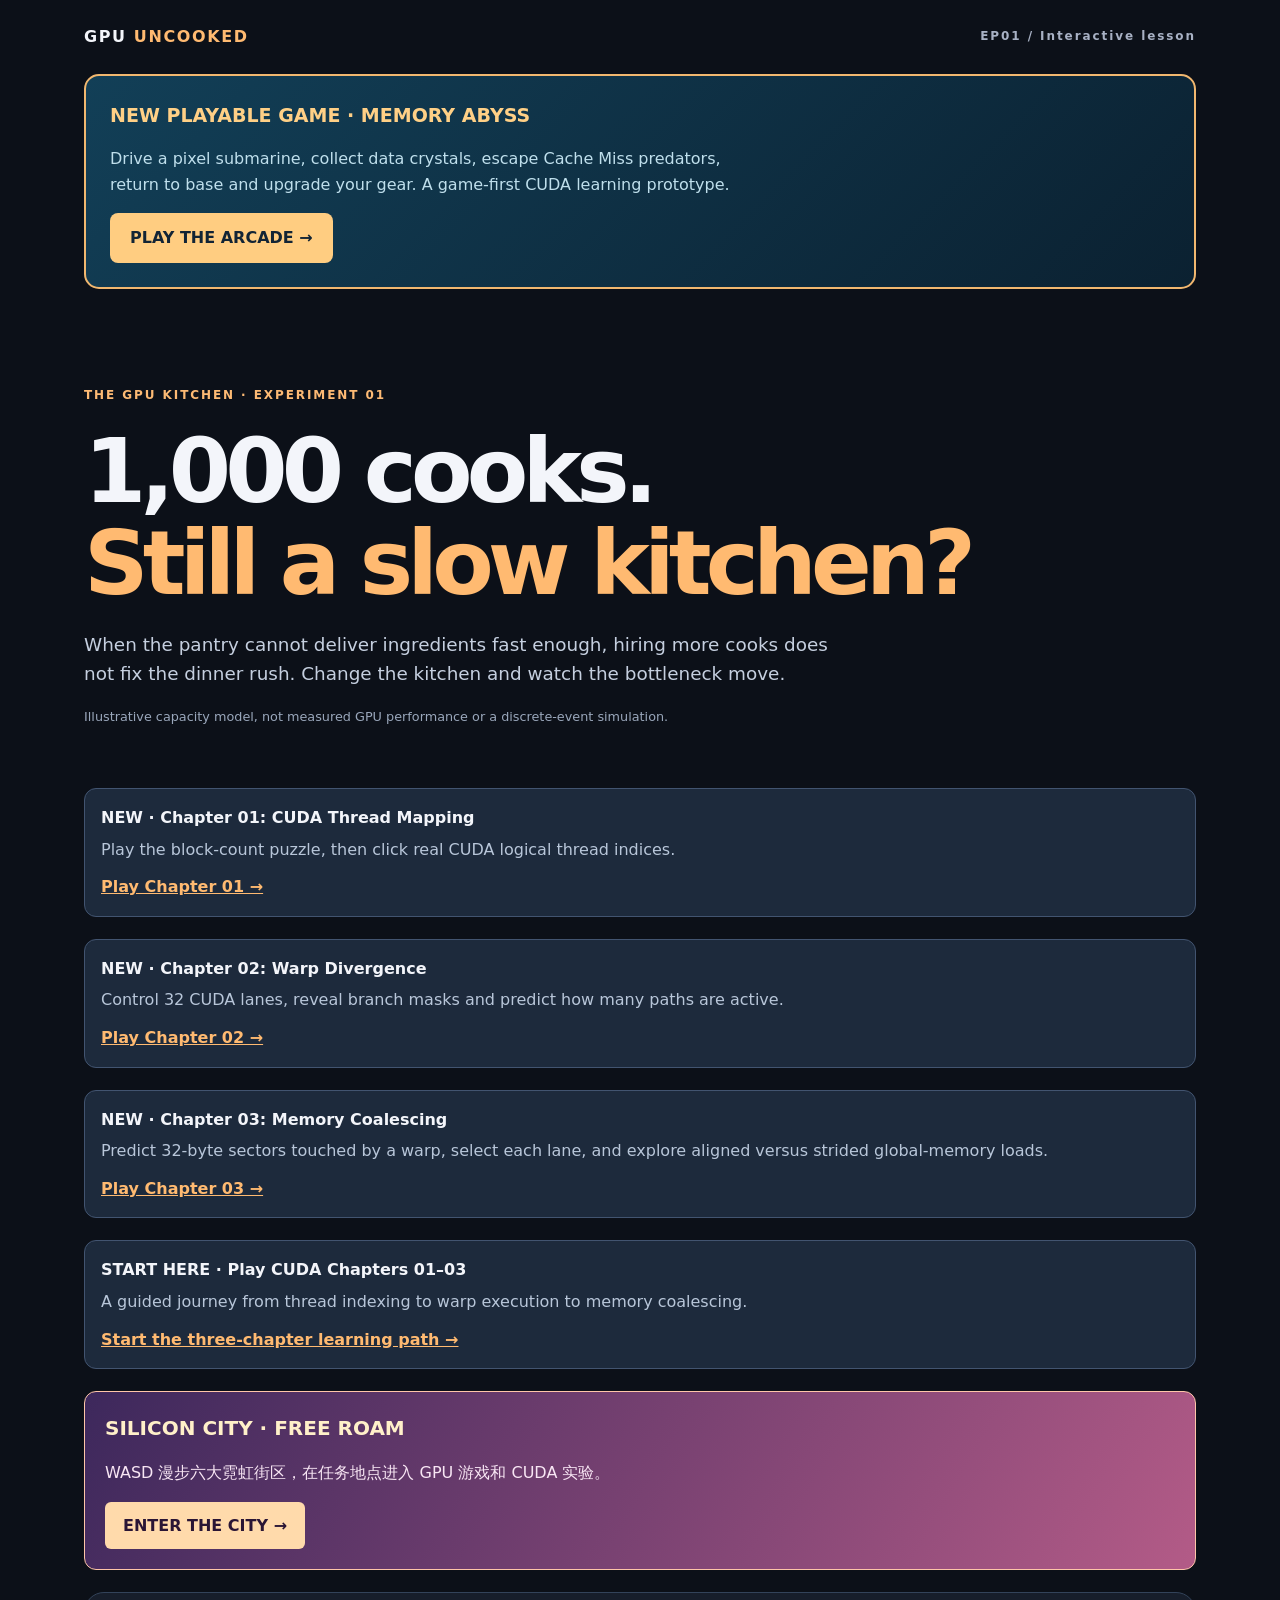
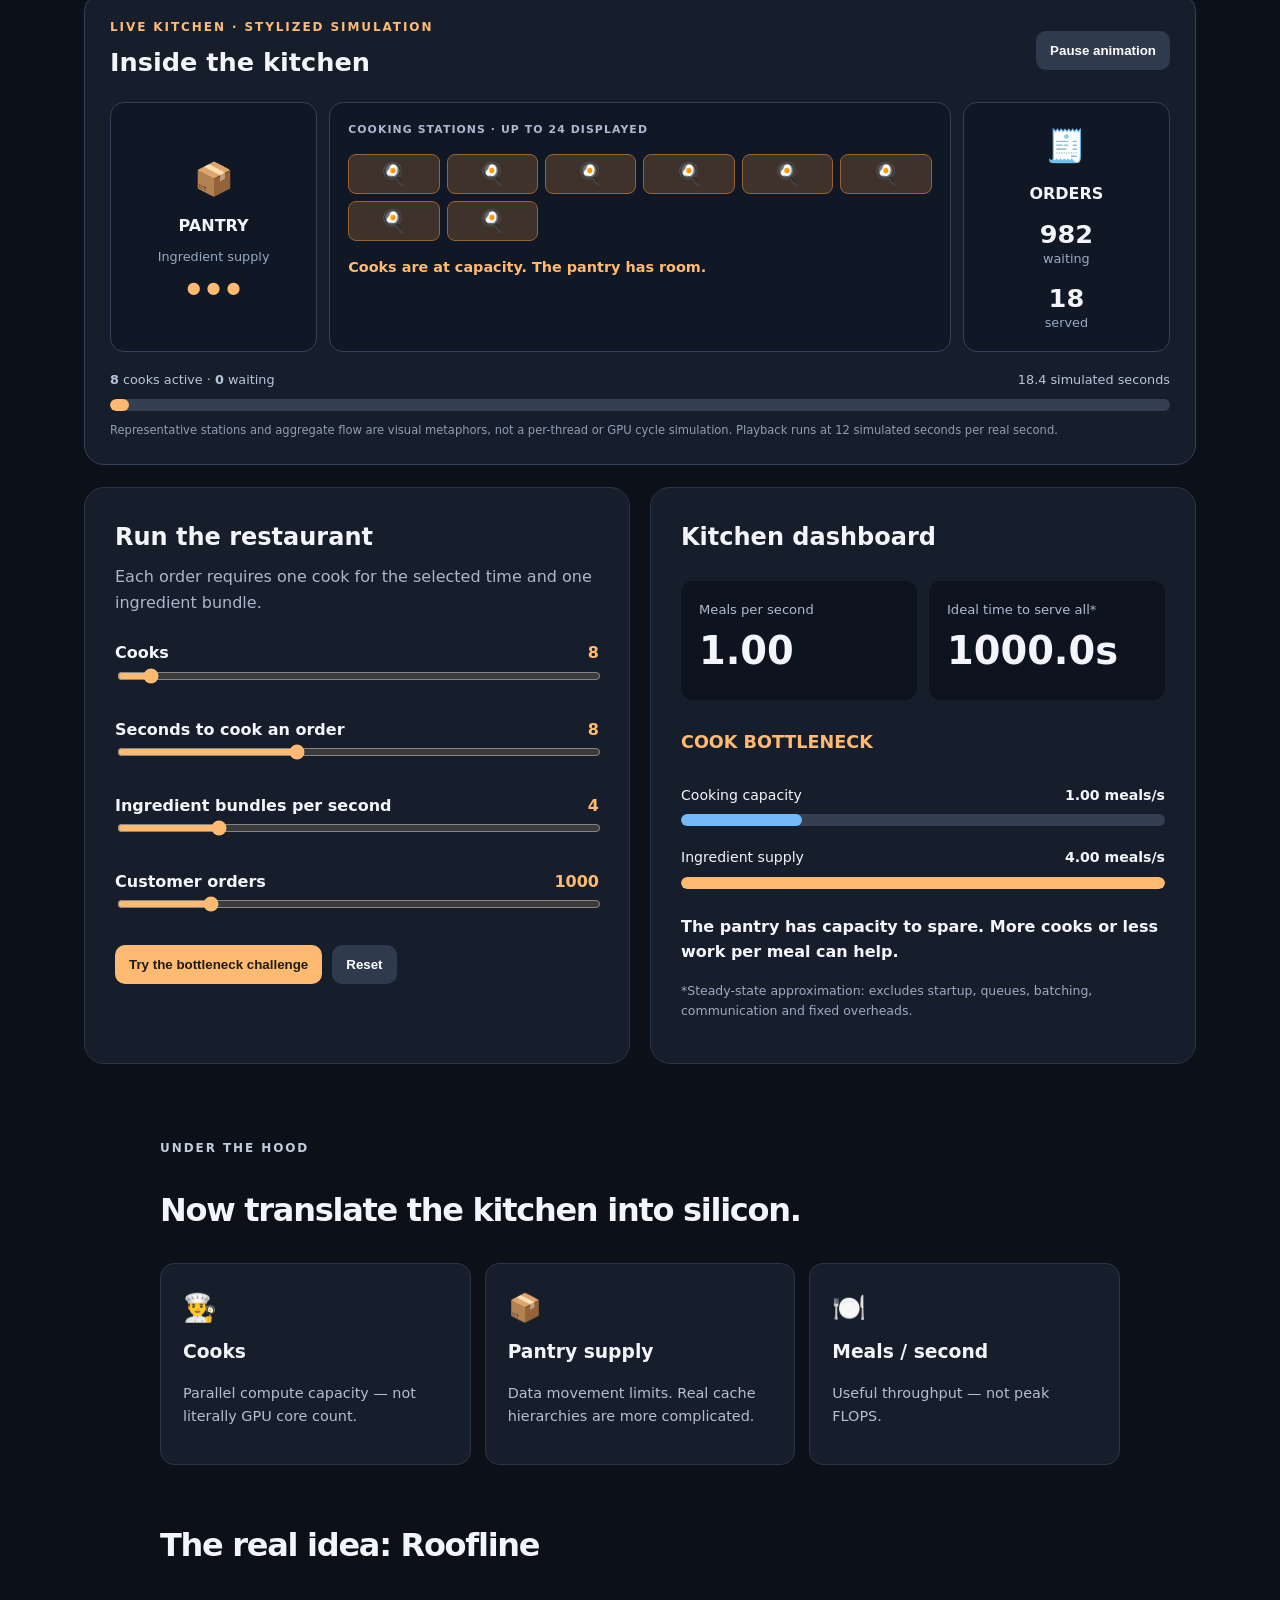
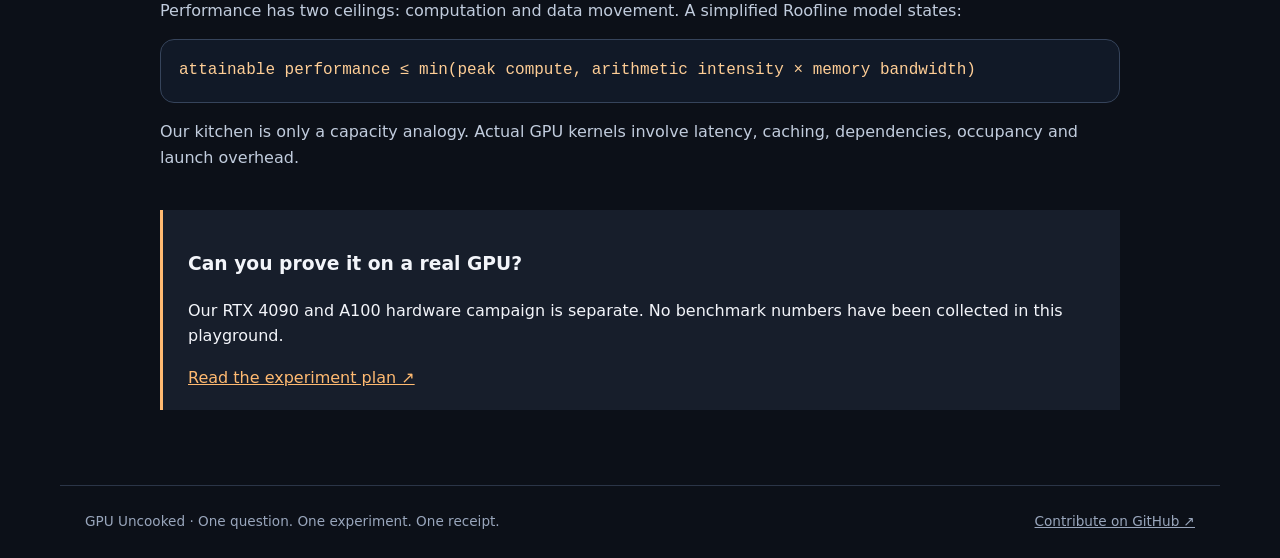
<file: playground/index.html>
<!doctype html>
<html lang="en">
<head>
<meta charset="utf-8"><meta name="viewport" content="width=device-width,initial-scale=1">
<meta name="description" content="GPU Uncooked: a playable restaurant analogy for GPU bottlenecks.">
<title>GPU Uncooked — The Kitchen Lab</title>
<link rel="stylesheet" href="./style.css"><script type="module" src="./app.mjs"></script>
</head><body>
<header class="top"><a href="https://github.com/hippoley/GPU-Uncooked">GPU <span>UNCOOKED</span></a><span class="tag">EP01 / Interactive lesson</span></header>
<main>
<div style="border:2px solid #f1b76f;background:linear-gradient(135deg,#123f57,#0b2131);border-radius:15px;padding:24px;margin-bottom:20px"><strong style="font-size:19px;color:#ffd086">NEW PLAYABLE GAME · MEMORY ABYSS</strong><p style="max-width:650px;color:#bfdfec">Drive a pixel submarine, collect data crystals, escape Cache Miss predators, return to base and upgrade your gear. A game-first CUDA learning prototype.</p><a href="./arcade/index.html" style="display:inline-block;background:#ffcd81;color:#122435;border-radius:8px;padding:12px 20px;text-decoration:none;font-weight:900">PLAY THE ARCADE →</a></div><section class="hero"><p class="eyebrow">THE GPU KITCHEN · EXPERIMENT 01</p>
<h1>1,000 cooks.<br><em>Still a slow kitchen?</em></h1>
<p class="lead">When the pantry cannot deliver ingredients fast enough, hiring more cooks does not fix the dinner rush. Change the kitchen and watch the bottleneck move.</p>
<p class="note">Illustrative capacity model, not measured GPU performance or a discrete-event simulation.</p></section>
<div style="background:#1d2a3c;border:1px solid #425470;border-radius:12px;padding:16px;margin-bottom:22px"><strong>NEW · Chapter 01: CUDA Thread Mapping</strong><p style="margin:6px 0 12px;color:#b8c6d9">Play the block-count puzzle, then click real CUDA logical thread indices.</p><a href="./chapters/01-thread-mapping/index.html" style="color:#ffba71;font-weight:750">Play Chapter 01 →</a></div><div style="background:#1d2a3c;border:1px solid #425470;border-radius:12px;padding:16px;margin-bottom:22px"><strong>NEW · Chapter 02: Warp Divergence</strong><p style="margin:6px 0 12px;color:#b8c6d9">Control 32 CUDA lanes, reveal branch masks and predict how many paths are active.</p><a href="./chapters/02-warp-divergence/index.html" style="color:#ffba71;font-weight:750">Play Chapter 02 →</a></div><div style="background:#1d2a3c;border:1px solid #425470;border-radius:12px;padding:16px;margin-bottom:22px"><strong>NEW · Chapter 03: Memory Coalescing</strong><p style="margin:6px 0 12px;color:#b8c6d9">Predict 32-byte sectors touched by a warp, select each lane, and explore aligned versus strided global-memory loads.</p><a href="./chapters/03-memory-coalescing/index.html" style="color:#ffba71;font-weight:750">Play Chapter 03 →</a></div><div style="background:#1d2a3c;border:1px solid #425470;border-radius:12px;padding:16px;margin-bottom:22px"><strong>START HERE · Play CUDA Chapters 01–03</strong><p style="margin:6px 0 12px;color:#b8c6d9">A guided journey from thread indexing to warp execution to memory coalescing.</p><a href="./chapters/index.html" style="color:#ffba71;font-weight:750">Start the three-chapter learning path →</a></div><div style="background:linear-gradient(120deg,#3d285c,#b35b87);border:1px solid #ffc6a9;border-radius:12px;padding:20px;margin:14px 0 22px"><strong style="font-size:20px;color:#fff0c9">SILICON CITY · FREE ROAM</strong><p style="color:#f8e6f4">WASD 漫步六大霓虹街区，在任务地点进入 GPU 游戏和 CUDA 实验。</p><a href="./city/index.html" style="display:inline-block;background:#ffdaab;color:#2a1535;padding:11px 18px;border-radius:6px;font-weight:900;text-decoration:none">ENTER THE CITY →</a></div><section class="kitchen-scene" aria-labelledby="scene-title">
<div class="scene-heading"><div><p class="eyebrow">LIVE KITCHEN · STYLIZED SIMULATION</p><h2 id="scene-title">Inside the kitchen</h2></div><button type="button" id="pause" class="secondary">Pause animation</button></div>
<div class="scene-grid">
<div class="pantry"><div class="scene-icon">📦</div><strong>PANTRY</strong><span>Ingredient supply</span><div id="supply-flow" class="supply-flow" aria-hidden="true"><span>●</span><span>●</span><span>●</span></div></div>
<div class="kitchen-floor"><div class="scene-label">COOKING STATIONS · UP TO 24 DISPLAYED</div><div id="stations" class="stations" aria-hidden="true"></div><p id="scene-status" class="scene-status"></p></div>
<div class="queue"><div class="scene-icon">🧾</div><strong>ORDERS</strong><div><b id="remaining">1000</b><small>waiting</small></div><div><b id="served">0</b><small>served</small></div></div>
</div>
<div class="scene-footer"><span><b id="active-cooks">0</b> cooks active · <b id="waiting-cooks">0</b> waiting</span><span id="scene-time">0.0 simulated seconds</span></div>
<div class="track"><div id="order-fill" class="fill orange" role="progressbar" aria-label="Orders served" aria-valuemin="0" aria-valuemax="100" aria-valuenow="0"></div></div>
<p class="foot">Representative stations and aggregate flow are visual metaphors, not a per-thread or GPU cycle simulation. Playback runs at 12 simulated seconds per real second.</p>
</section>
<section class="lab" aria-labelledby="lab-title">
<div class="controls"><h2 id="lab-title">Run the restaurant</h2><p>Each order requires one cook for the selected time and one ingredient bundle.</p>
<label for="cooks">Cooks <output id="cooks-value" for="cooks">8</output></label><input id="cooks" type="range" min="1" max="128" step="1" value="8">
<label for="cook-time">Seconds to cook an order <output id="cook-time-value" for="cook-time">8</output></label><input id="cook-time" type="range" min="1" max="20" step="1" value="8">
<label for="ingredients">Ingredient bundles per second <output id="ingredients-value" for="ingredients">4</output></label><input id="ingredients" type="range" min="1" max="16" step="1" value="4">
<label for="orders">Customer orders <output id="orders-value" for="orders">1000</output></label><input id="orders" type="range" min="100" max="5000" step="100" value="1000">
<div class="buttons"><button id="challenge" type="button">Try the bottleneck challenge</button><button id="reset" class="secondary" type="button">Reset</button></div>
</div>
<div class="results" aria-live="polite"><h2>Kitchen dashboard</h2>
<div class="metrics"><div><span>Meals per second</span><strong id="throughput">1.00</strong></div><div><span>Ideal time to serve all*</span><strong id="duration">1000s</strong></div></div>
<p id="diagnosis" class="diagnosis">Add cooks to see what changes.</p>
<div class="meter"><div class="meter-top"><span>Cooking capacity</span><b id="compute-label"></b></div><div class="track"><div id="compute-bar" class="fill blue"></div></div></div>
<div class="meter"><div class="meter-top"><span>Ingredient supply</span><b id="supply-label"></b></div><div class="track"><div id="supply-bar" class="fill orange"></div></div></div>
<p id="lesson" class="lesson"></p><p class="foot">*Steady-state approximation: excludes startup, queues, batching, communication and fixed overheads.</p>
</div></section>
<section class="reveal"><p class="eyebrow">UNDER THE HOOD</p><h2>Now translate the kitchen into silicon.</h2>
<div class="mapping"><article><span>👨‍🍳</span><h3>Cooks</h3><p>Parallel compute capacity — not literally GPU core count.</p></article><article><span>📦</span><h3>Pantry supply</h3><p>Data movement limits. Real cache hierarchies are more complicated.</p></article><article><span>🍽️</span><h3>Meals / second</h3><p>Useful throughput — not peak FLOPS.</p></article></div>
<h2>The real idea: Roofline</h2><p>Performance has two ceilings: computation and data movement. A simplified Roofline model states:</p>
<pre>attainable performance ≤ min(peak compute, arithmetic intensity × memory bandwidth)</pre>
<p>Our kitchen is only a capacity analogy. Actual GPU kernels involve latency, caching, dependencies, occupancy and launch overhead.</p>
<div class="next"><h3>Can you prove it on a real GPU?</h3><p>Our RTX 4090 and A100 hardware campaign is separate. No benchmark numbers have been collected in this playground.</p><a href="https://github.com/hippoley/GPU-Uncooked/blob/main/campaigns/4090-vs-a100.md">Read the experiment plan ↗</a></div>
</section></main><footer>GPU Uncooked · One question. One experiment. One receipt. <a href="https://github.com/hippoley/GPU-Uncooked">Contribute on GitHub ↗</a></footer>
</body></html>
</file>
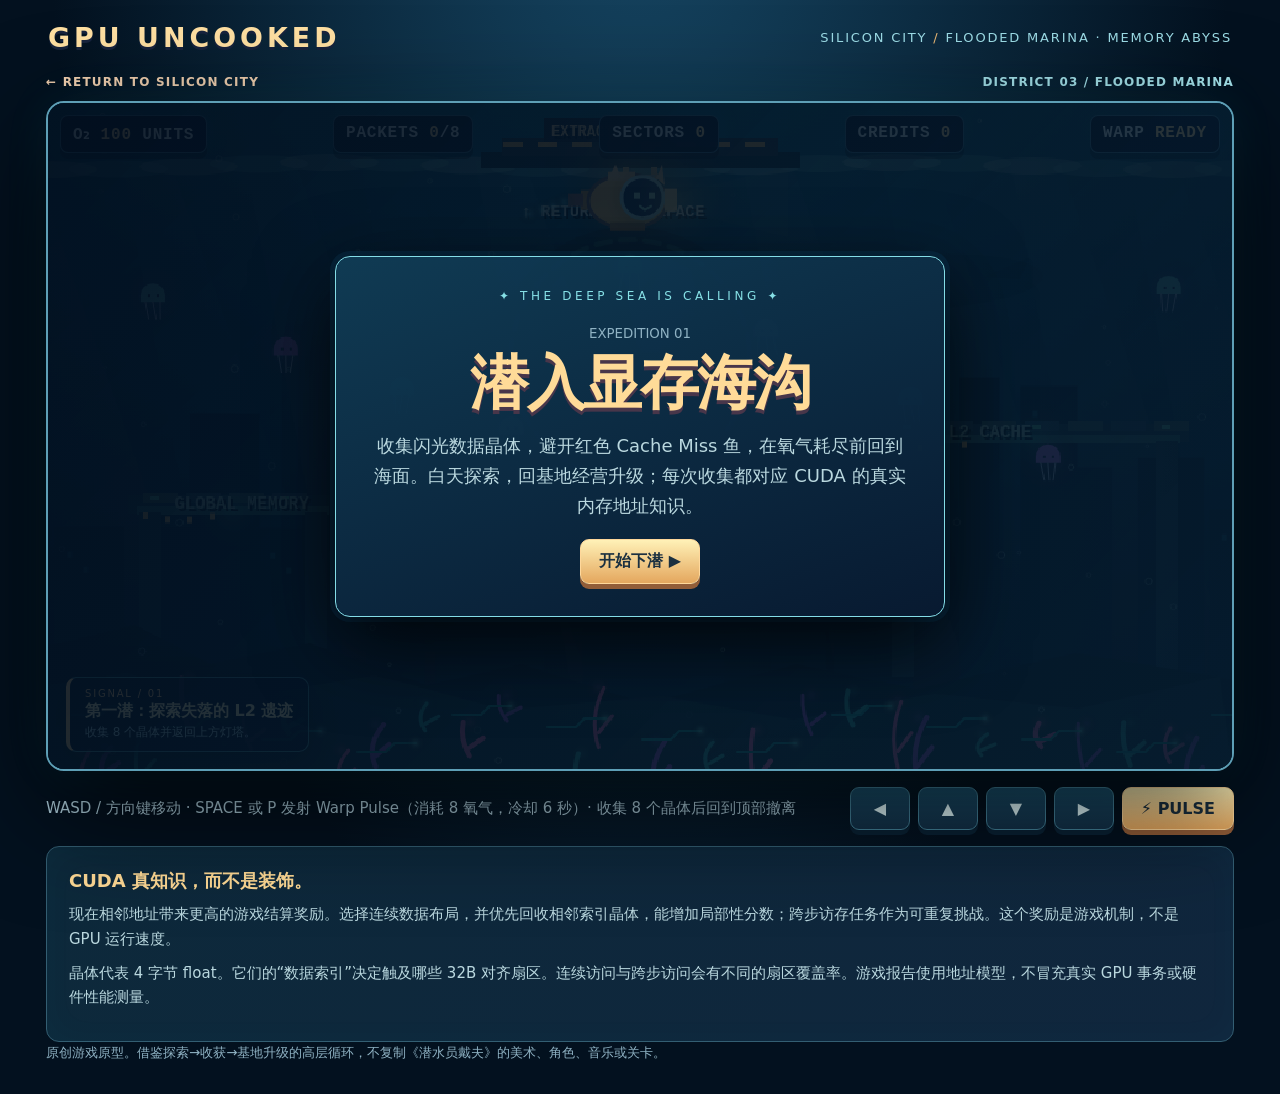
<file: playground/arcade/index.html>
<!doctype html>
<html lang="zh"><meta charset="utf-8"><meta name="viewport" content="width=device-width,initial-scale=1">
<title>GPU UNCOOKED: Memory Abyss</title>
<style>
/* Local font stack: no remote asset needed to run offline. */
:root{color-scheme:dark;--gold:#ffcd7d;--cyan:#93eefa;--glass:#071f34c9}
*{box-sizing:border-box}body{margin:0;background:radial-gradient(ellipse at 50% -20%,#174967,#03111f 66%);color:#e7f9ff;font-family:Rajdhani,system-ui,"Microsoft YaHei",sans-serif;min-height:100vh}
header{display:flex;align-items:center;justify-content:space-between;max-width:1220px;margin:auto;padding:22px 18px}header b{font-size:clamp(18px,2.1vw,27px);color:#ffe0a2;letter-spacing:.15em;text-shadow:0 3px #17233d}header small{font-size:13px;letter-spacing:.14em;color:#9ddde7}
main{max-width:1220px;margin:auto;padding:0 16px 32px}
.stage{position:relative;border:2px solid #5e9fb6;border-radius:18px;overflow:hidden;background:#051a2d;box-shadow:0 35px 110px #000b,0 0 46px #20dbf515,inset 0 0 0 2px #072b40}
canvas{display:block;width:100%;height:auto;image-rendering:pixelated;touch-action:none}
.hud{position:absolute;top:12px;left:12px;right:12px;display:flex;justify-content:space-between;gap:8px;font:700 clamp(10px,1.7vw,16px) Rajdhani,monospace;pointer-events:none;letter-spacing:.05em}
.hud span{background:#03182ee6;border:1px solid #65bcdd95;padding:8px 12px;border-radius:8px;box-shadow:0 6px 0 #0315236b,0 0 25px #16c8fa1a;backdrop-filter:blur(8px);white-space:nowrap}.hud b{color:#ffe09d;font-variant-numeric:tabular-nums}
#modal{position:absolute;inset:0;background:linear-gradient(135deg,#020e1de8,#061b2dd5);display:grid;place-items:center;padding:14px}
#modal.hide{display:none}
.dialog{background:linear-gradient(160deg,#103c55f7,#081a31f7);border:1px solid #84dde7;border-radius:15px;max-width:610px;padding:32px;text-align:center;box-shadow:0 26px 80px #000c,0 0 0 5px #0a385568;max-height:93%;overflow:auto}
.dialog:before{content:"✦  THE DEEP SEA IS CALLING  ✦";display:block;color:#86e0e6;letter-spacing:.3em;font-size:12px;margin-bottom:20px}
h1{color:#ffdb98;font-size:clamp(34px,6vw,59px);line-height:1.05;margin:10px 0;text-shadow:0 4px #48364a;letter-spacing:-.04em}
p{line-height:1.65;color:#bad8df;font-size:clamp(14px,1.7vw,18px)}
button{border:1px solid #ffd89b;background:linear-gradient(180deg,#fff1b7,#e4a75e);color:#1b3040;padding:11px 18px;font:800 16px Rajdhani,system-ui,sans-serif;cursor:pointer;border-radius:9px;min-width:60px;box-shadow:0 5px 0 #925d38;transition:filter .16s,transform .16s}
button:hover{filter:brightness(1.12);transform:translateY(-2px)}button:focus-visible{outline:3px solid white;outline-offset:3px}button:active{transform:translateY(3px);box-shadow:0 2px #925d38}
.alt{background:linear-gradient(180deg,#1c5371,#133149);border-color:#44849d;color:#e2fcff;box-shadow:0 5px #0a2235}.buttons{display:flex;gap:12px;justify-content:center;flex-wrap:wrap}
.mission-card{position:absolute;bottom:17px;left:18px;max-width:min(420px,55%);display:flex;flex-direction:column;gap:2px;border:1px solid #70d9e19c;border-left:4px solid #ffcf89;border-radius:10px;padding:10px 15px;background:#031628dc;box-shadow:0 8px 32px #020c16a8;pointer-events:none}.mission-card strong{font-size:16px;color:#fff4be}.mission-card span{font-size:12px;color:#b5dfea}.mission-kicker{font-size:10px!important;letter-spacing:.18em;color:#ffca88!important}.mission-card[data-tone="danger"]{border-left-color:#ff6789}.mission-card[data-tone="success"]{border-left-color:#85ffad}.mission-card[data-tone="gold"]{border-left-color:#ffe18c}.mission-card[data-tone="action"]{border-left-color:#bda2ff}
.controls{display:flex;align-items:center;justify-content:space-between;gap:10px;flex-wrap:wrap;padding:16px 0}.pad{display:flex;gap:8px}.help{color:#afcfdd;font-size:15px}
.story{background:linear-gradient(120deg,#0d293b,#10263d);padding:22px;border:1px solid #335e72;border-radius:13px;box-shadow:inset 0 0 36px #06cee607}.story strong{font-size:18px;color:#ffda95}.story p{font-size:15px;margin:9px 0}
small{color:#8fb2c3}.readout{color:#80e7e9;font-weight:700}
@media(max-width:640px){header{padding:14px 4px}header small{font-size:10px}main{padding:0 6px 22px}.dialog{padding:13px}.dialog:before{margin-bottom:7px;font-size:9px}p{font-size:13px}.hud{gap:3px;top:5px;left:5px;right:5px}.hud span{font-size:10px;padding:4px 5px;border-radius:4px}.mission-card{left:7px;bottom:7px;max-width:65%;padding:5px 7px}.mission-card strong{font-size:10px}.mission-card span{font-size:9px}.controls{justify-content:center}.help{font-size:12px}.pad button{min-width:44px;padding:9px}}
@media(prefers-reduced-motion:reduce){button{transition:none}}
</style>
<header><b>GPU UNCOOKED</b><small>SILICON CITY <span style="color:#eab874">/</span> FLOODED MARINA · MEMORY ABYSS</small></header>
<main><div style="display:flex;justify-content:space-between;gap:12px;align-items:center;margin:0 0 12px;font-size:12px;font-weight:800;letter-spacing:.1em;color:#a7e5ed"><a style="color:#f7d3b1;text-decoration:none" href="../chapters/index.html">← RETURN TO SILICON CITY</a><span>DISTRICT 03 / FLOODED MARINA</span></div><div class="stage"><canvas id="scene" width="960" height="540"></canvas>
<div class="hud"><span>O₂ <b id="o">100</b> UNITS</span><span>PACKETS <b id="p">0</b>/8</span><span>SECTORS <b id="s">0</b></span><span>CREDITS <b id="c">0</b></span><span>WARP <b id="pulse-status">READY</b></span></div>
<div class="mission-card" id="mission-card" role="status" aria-live="polite"><span class="mission-kicker" id="mission-kicker">SIGNAL / 01</span><strong id="mission-title">第一潜：探索失落的 L2 遗迹</strong><span id="mission-detail">收集 8 个晶体并返回上方灯塔。</span></div>
<div id="modal"><div class="dialog"><small id="subtitle">EXPEDITION 01</small><h1 id="title">潜入显存海沟</h1><p id="desc">收集闪光数据晶体，避开红色 Cache Miss 鱼，在氧气耗尽前回到海面。白天探索，回基地经营升级；每次收集都对应 CUDA 的真实内存地址知识。</p><div class="buttons" id="actions"><button id="go">开始下潜 ▶</button></div></div></div></div>
<div class="controls"><div class="help">WASD / 方向键移动 · SPACE 或 P 发射 Warp Pulse（消耗 8 氧气，冷却 6 秒）· 收集 8 个晶体后回到顶部撤离</div><div class="pad"><button class="alt" data-key="left">◀</button><button class="alt" data-key="up">▲</button><button class="alt" data-key="down">▼</button><button class="alt" data-key="right">▶</button><button id="pulse-button" aria-label="Activate Warp Pulse">⚡ PULSE</button></div></div>
<div class="story"><strong>CUDA 真知识，而不是装饰。</strong><p>现在相邻地址带来更高的游戏结算奖励。选择连续数据布局，并优先回收相邻索引晶体，能增加局部性分数；跨步访存任务作为可重复挑战。这个奖励是游戏机制，不是 GPU 运行速度。</p><p>晶体代表 4 字节 float。它们的“数据索引”决定触及哪些 32B 对齐扇区。连续访问与跨步访问会有不同的扇区覆盖率。游戏报告使用地址模型，不冒充真实 GPU 事务或硬件性能测量。</p></div>
<small>原创游戏原型。借鉴探索→收获→基地升级的高层循环，不复制《潜水员戴夫》的美术、角色、音乐或关卡。</small></main>
<script type="module">
import {footprint, expeditionReward} from "./mission.mjs";
import {pulseTargets,pulseReady} from "./pulse.mjs";
import {renderWorld} from "./render.mjs";
import {chapterBeat,dangerSpeed,finalGrade} from "./campaign.mjs";
(()=>{"use strict";
const $=id=>document.getElementById(id),canvas=$("scene"),g=canvas.getContext("2d");
const W=960,H=540,ship={x:470,y:80,vx:0,vy:0};let phase="menu",last=0,t=0,oxygen=100,maxO=100,credits=0,count=0,stride=1,stones=[],enemies=[],found=[],bubbles=[],challenge=1,signal="",signalUntil=0,particles=[],lastPulse=-99,pulseRing=0,diveStarted=0,pulseUsed=false,rareFound=false,beatId="",ambushShown=false;
const key=new Set(),rand=(a,b)=>a+Math.random()*(b-a);
for(let i=0;i<70;i++)bubbles.push({x:rand(0,W),y:rand(0,H),v:rand(7,30),r:rand(1,3)});
document.addEventListener("keydown",e=>{const k=e.key.toLowerCase();if(k.startsWith("arrow")||k===" ")e.preventDefault();key.add(k)});
document.addEventListener("keyup",e=>key.delete(e.key.toLowerCase()));
for(const b of document.querySelectorAll("[data-key]")){const k=b.dataset.key;b.onpointerdown=e=>{e.preventDefault();key.add(k)};b.onpointerup=b.onpointerleave=b.onpointercancel=()=>key.delete(k)}
function hud(){$("o").textContent=Math.ceil(oxygen);$("p").textContent=count;$("s").textContent=footprint(found).count;$("c").textContent=credits;$("pulse-status").textContent=pulseReady(t,lastPulse)?"READY":Math.ceil(6-(t-lastPulse))+"s"}
function buttons(actions){const node=$("actions");node.replaceChildren();for(const [label,cb,alt] of actions){const b=document.createElement("button");b.textContent=label;if(alt)b.className="alt";b.onclick=cb;node.append(b)}}
function overlay(title,desc,actions,subtitle="MISSION REPORT"){phase="base";$("modal").classList.remove("hide");$("subtitle").textContent=subtitle;$("title").textContent=title;$("desc").innerHTML=desc;buttons(actions)}
function dive(){oxygen=maxO;count=0;found=[];particles=[];signal="";rareFound=false;pulseUsed=false;ambushShown=false;beatId="";diveStarted=t;lastPulse=-99;pulseRing=0;ship.x=470;ship.y=78;ship.vx=ship.vy=0;
stones=Array.from({length:13},(_,i)=>({i,index:i*stride,x:175+(i%7)*102+rand(-17,17),y:185+Math.floor(i/7)*150+rand(-17,17),got:false}));
enemies=Array.from({length:4},(_,i)=>({x:rand(120,850),y:230+i*63,dx:i%2?-64:62,phase:rand(0,5)}));
phase="dive";$("modal").classList.add("hide");hud()}
function settle(success){const result=expeditionReward(found,oxygen,success);const grade=finalGrade({collected:count,oxygen,rareFound,success});const payout=result.reward+grade.bonus;credits+=payout;hud();
const report=count?"回收 "+count+" 个 float，共 "+result.requestedBytes+"B；触及 "+result.count+" 个对齐 32B 扇区。教学覆盖率 "+(result.coverage*100).toFixed(1)+"%。<br>局部性奖励 <b>+"+result.localityBonus+"</b> credits。"+(grade.bonus?"<br>稀有遗物额外奖励 <b>+"+grade.bonus+"</b> credits。":"")+"<br>探索评级：<b>"+grade.title+"</b>。":"没有收集到晶体。";
overlay(success?"回收成功！":"紧急撤离",'<b style="color:#ffca75">+'+payout+' CREDITS</b><br>'+report+'<br>这并非 GPU 实测性能。',[[ "返回基地",base ]])}
function base(){overlay("基地 · 设备升级","当前资金 "+credits+" credits，氧气容量 "+maxO+"。<br>下一潜可选择两种 CUDA 数据布局：连续（stride 1）或跨步（stride 8）。",[
["连续内存 · 再潜",()=>{stride=1;challenge++;dive()}],["跨步访存 · 再潜",()=>{stride=8;challenge++;dive()}],["升级氧气仓 · 80",()=>{if(credits>=80){credits-=80;maxO+=25}base()},true]],"RESEARCH STATION")}
$("go").onclick=dive;
function collect(stone){if(stone.got)return;const before=footprint(found).count;stone.got=true;found.push(stone.index);count++;if(stone.i===11){rareFound=true;signal="ANCIENT GPU RELIC FOUND";signalUntil=t+2.5;}const after=footprint(found).count;signal=after===before?"COALESCED! + LOCALITY":"NEW SECTOR TOUCHED";signalUntil=t+1.2;for(let i=0;i<10;i++)particles.push({x:stone.x,y:stone.y,vx:rand(-90,90),vy:rand(-100,40),life:.5})}
function pulse(){if(phase!=="dive"||!pulseReady(t,lastPulse)||oxygen<9)return;pulseUsed=true;lastPulse=t;oxygen=Math.max(0,oxygen-8);pulseRing=.4;const indices=pulseTargets(stones,ship.x,ship.y,105,8);for(const index of indices){const stone=stones.find(s=>s.index===index&&!s.got);if(stone)collect(stone)}for(const fish of enemies){if(Math.hypot(fish.x-ship.x,fish.y-ship.y)<135)fish.stunnedUntil=t+2.3}signal="WARP PULSE · "+indices.length+" PACKETS";signalUntil=t+1.2;hud()}
$("pulse-button").onclick=pulse;
document.addEventListener("keydown",e=>{if((e.key.toLowerCase()==="p"||e.code==="Space")&&!e.repeat){if(phase==="dive"){e.preventDefault();pulse()}}});
function update(dt){t+=dt;pulseRing=Math.max(0,pulseRing-dt);particles=particles.filter(p=>p.life>0);for(const p of particles){p.x+=p.vx*dt;p.y+=p.vy*dt;p.life-=dt}for(const b of bubbles){b.y-=b.v*dt;if(b.y<0){b.y=H;b.x=rand(0,W)}}if(phase!=="dive")return;
const dx=Number(key.has("d")||key.has("arrowright")||key.has("right"))-Number(key.has("a")||key.has("arrowleft")||key.has("left"));
const dy=Number(key.has("s")||key.has("arrowdown")||key.has("down"))-Number(key.has("w")||key.has("arrowup")||key.has("up"));
ship.vx+=(dx*188-ship.vx)*Math.min(1,dt*8);ship.vy+=(dy*188-ship.vy)*Math.min(1,dt*8);
ship.x=Math.max(27,Math.min(W-27,ship.x+ship.vx*dt));ship.y=Math.max(58,Math.min(H-36,ship.y+ship.vy*dt));
oxygen=Math.max(0,oxygen-dt*(ship.y>120?3:1.2));if(!oxygen){settle(false);return}
for(const s of stones)if(!s.got&&Math.hypot(s.x-ship.x,s.y-ship.y)<27)collect(s);
for(const e of enemies){if((e.stunnedUntil||0)>t)continue;e.x+=e.dx*dt*dangerSpeed({collected:count,elapsed:t-diveStarted});if(e.x<40||e.x>925)e.dx*=-1;if(Math.hypot(e.x-ship.x,e.y+Math.sin(t*2+e.phase)*7-ship.y)<36)oxygen=Math.max(0,oxygen-dt*21)}
const beat=chapterBeat({collected:count,elapsed:t-diveStarted,pulseUsed,rareFound,oxygen});if(beat.id!==beatId){beatId=beat.id;$("mission-kicker").textContent="EXPEDITION / "+String(challenge).padStart(2,"0")+" · "+beat.id.toUpperCase();$("mission-title").textContent=beat.title;$("mission-detail").textContent=beat.body;$("mission-card").dataset.tone=beat.tone;if(beat.id==="ambush"&&!ambushShown){ambushShown=true;signal="WARNING · CACHE MISS SWARM";signalUntil=t+2.5}}
if(count>=8&&ship.y<=90){settle(true);return}hud()}
function draw(){renderWorld(g,{time:t,ship,stones,enemies,bubbles,particles,pulseRing,phase,signal,signalUntil,count,oxygen});}
function frame(ms){const dt=Math.min(.04,(ms-last)/1000||0);last=ms;update(dt);draw();requestAnimationFrame(frame)}requestAnimationFrame(frame)
})();
</script></html>
</file>
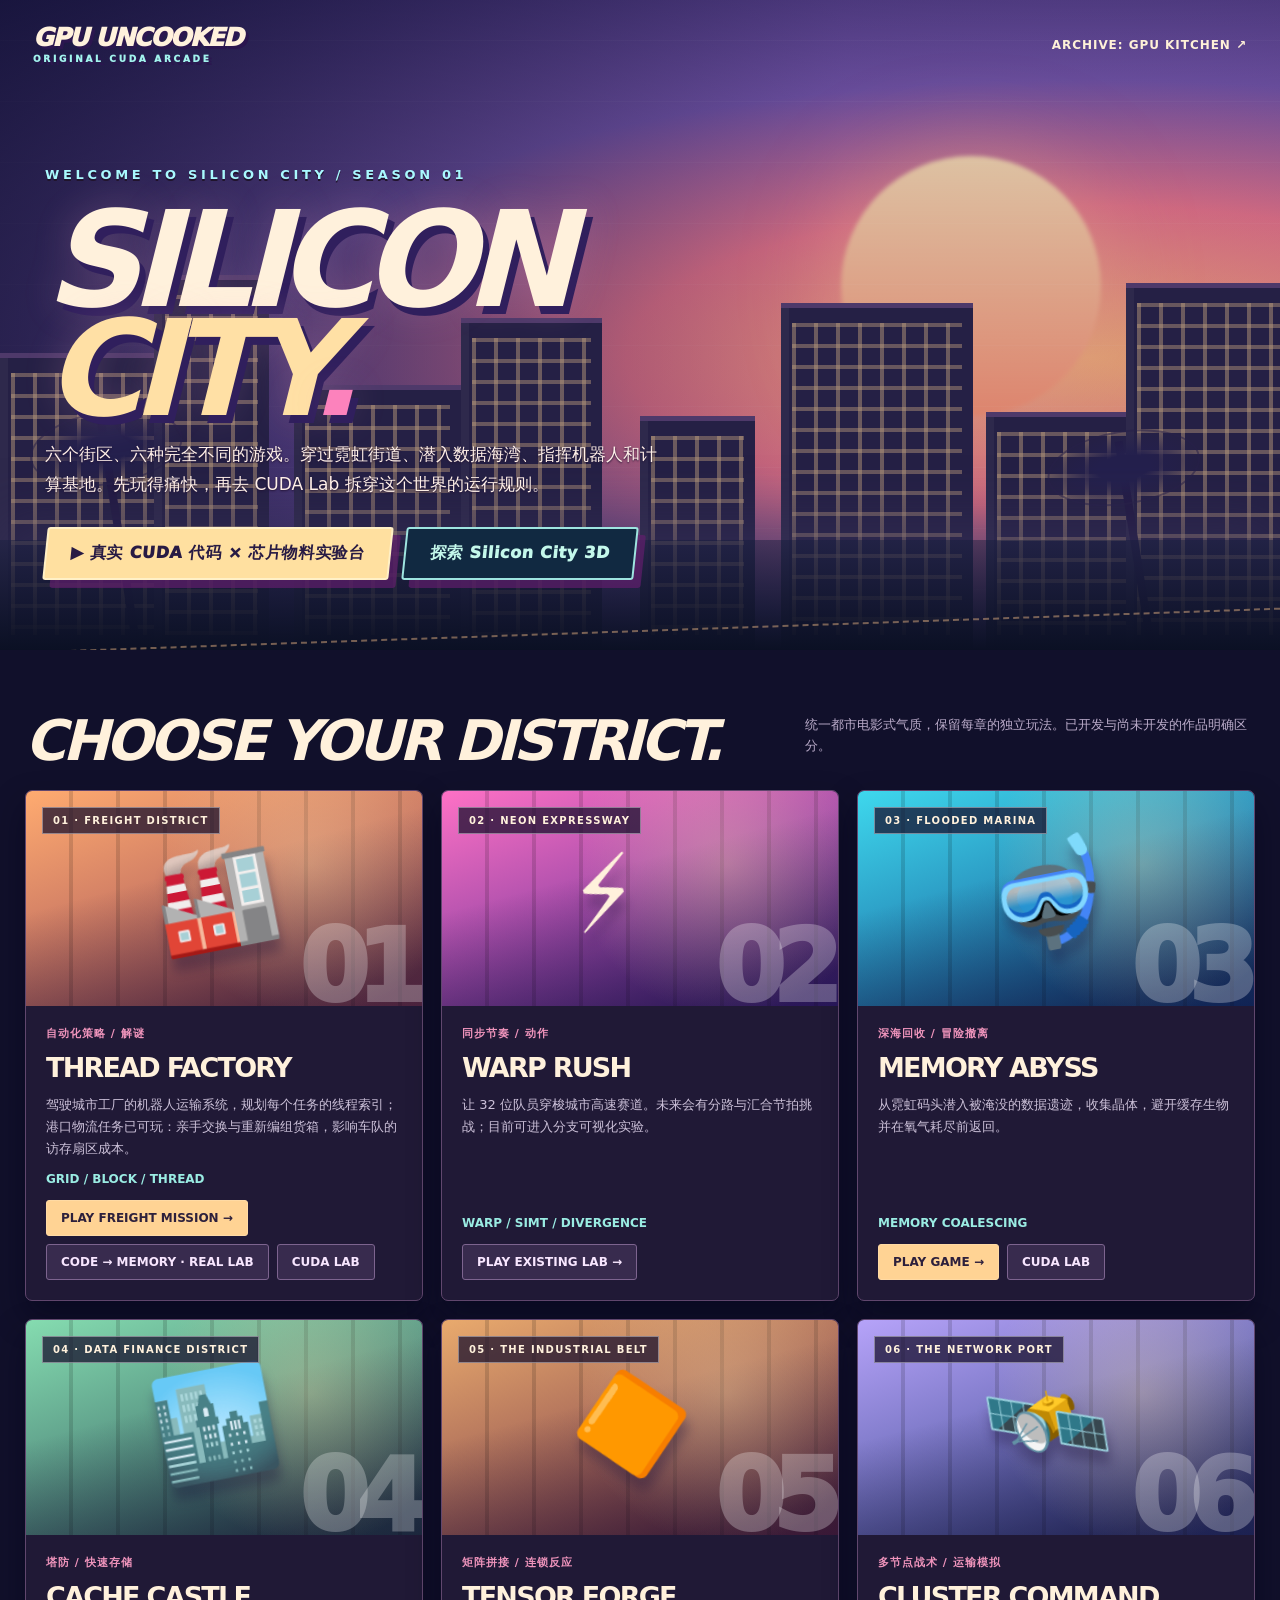
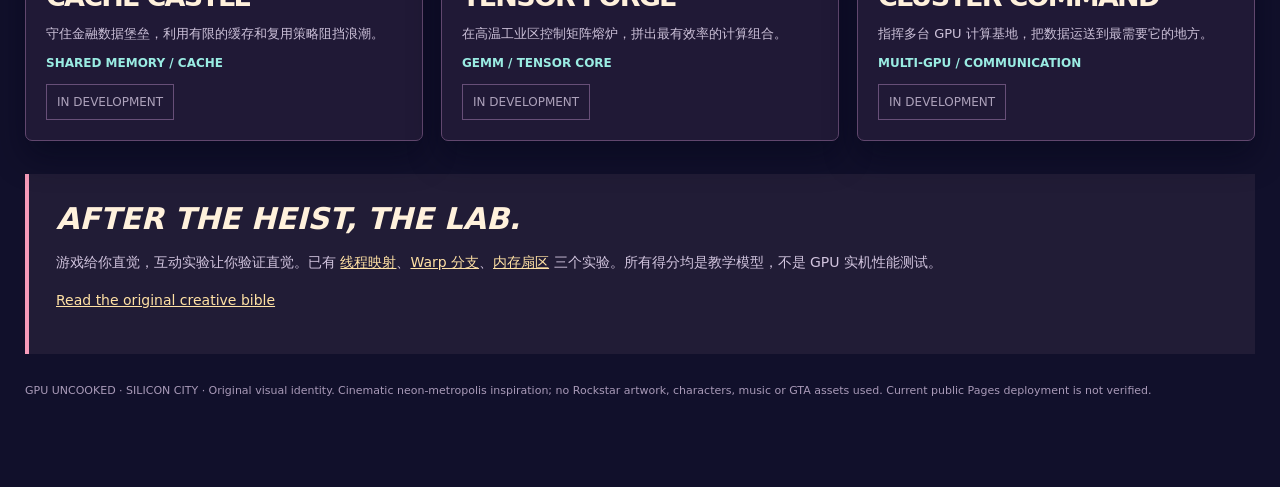
<file: playground/chapters/index.html>
<!doctype html>
<html lang="zh-CN"><head><meta charset="utf-8"><meta name="viewport" content="width=device-width,initial-scale=1">
<meta name="description" content="GPU Uncooked Silicon City: six original genre-distinct CUDA games and companion interactive experiments.">
<title>GPU UNCOOKED — SILICON CITY</title>
<style>
:root{color-scheme:dark;--cream:#fff1dc;--pink:#ff79ad;--gold:#ffc47a;--cyan:#73dce8;background:#110e29;color:var(--cream);font-family:system-ui,-apple-system,"Microsoft YaHei",sans-serif}
*{box-sizing:border-box}body{margin:0;background:#11102b}a{color:inherit;text-decoration:none}a:focus-visible{outline:3px solid #7af2e8;outline-offset:4px}
main{margin:0 auto;max-width:1310px;padding:0 25px 60px}
.hero{position:relative;min-height:590px;overflow:hidden;background:radial-gradient(ellipse at 85% 55%,#ffb67a 0,#ed788c 30%,#7356aa 55%,#211b52 100%);isolation:isolate}
.hero::before{content:"";position:absolute;inset:0;background:linear-gradient(90deg,#151335b2 0%,#26154228 66%),repeating-linear-gradient(0deg,transparent 0 60px,#ffffff09 60px 61px);z-index:1;pointer-events:none}
.hero .sun{position:absolute;right:14%;top:24%;width:260px;height:260px;border-radius:50%;background:linear-gradient(#ffe2b5,#ff9976);filter:blur(2px);box-shadow:0 0 90px #ffb3938c}
.skyline{position:absolute;bottom:0;left:0;right:0;height:60%;overflow:hidden}
.building{position:absolute;bottom:0;background:#252045;border-top:5px solid #4e396a;box-shadow:inset 8px 0 #ffffff0a;z-index:1}
.building:after{content:"";position:absolute;inset:15px 11px;background-image:linear-gradient(90deg,#ffd39577 4px,transparent 4px),linear-gradient(#ffd39570 4px,transparent 4px);background-size:22px 21px;opacity:.7}
.palm{position:absolute;bottom:0;width:8px;height:230px;background:#221a43;transform:rotate(-9deg);z-index:3}
.palm:before{content:"";position:absolute;top:-8px;left:-70px;width:150px;height:70px;border-radius:50%;background:radial-gradient(ellipse,#24204d 10%,#24204d 25%,transparent 72%);box-shadow:0 0 0 2px #28204a88}
.floor{position:absolute;bottom:0;left:0;right:0;height:110px;background:linear-gradient(0deg,#0b1024,#202345aa);z-index:4;box-shadow:0 -18px 55px #39335a85}
.floor:after{content:"";position:absolute;bottom:18px;left:0;right:0;border-top:2px dashed #f3bc8773;transform:skewY(-2deg)}
.nav{position:relative;z-index:10;display:flex;justify-content:space-between;align-items:center;padding:27px 33px;gap:10px}
.brand{font-weight:1000;letter-spacing:-.06em;font-size:25px;line-height:.85;font-style:italic;text-shadow:3px 3px #2b164f}
.brand span{display:block;font-size:9px;color:#a2f3ed;letter-spacing:.3em;font-style:normal;margin-top:8px}
.nav a{font-weight:800;letter-spacing:.08em;font-size:12px;color:#fff1d8}
.hero-content{position:relative;z-index:8;padding:76px 45px 70px;max-width:870px}
.kicker{color:#a9f9ff;letter-spacing:.28em;font-weight:900;font-size:13px;text-shadow:0 2px #20142c}
h1{font-size:clamp(58px,10.4vw,145px);line-height:.82;letter-spacing:-.09em;font-style:italic;margin:23px 0 16px;text-transform:uppercase;text-shadow:6px 8px 0 #301f5d,0 0 38px #f3a9cc3b}
h1 span{color:#ffe0a5}h1 i{color:#fc82bc}
.hero-content p{max-width:620px;color:#fff0e8;line-height:1.75;font-size:17px;text-shadow:0 1px 2px #231335}
.hero-cta{display:inline-flex;background:#ffe0a0;color:#281b44;border:2px solid #fff0c6;border-radius:3px;transform:skewX(-6deg);font-weight:1000;letter-spacing:.04em;padding:14px 24px;margin-top:10px;box-shadow:8px 8px 0 #641d70a8}
.chapter-head{padding:52px 0 21px;display:flex;align-items:end;justify-content:space-between;gap:20px}
.chapter-head h2{font-size:clamp(30px,5vw,56px);line-height:1;letter-spacing:-.07em;margin:0;text-transform:uppercase;font-style:italic}
.chapter-head p{font-size:13px;color:#baabc9;max-width:450px;line-height:1.6}
.cards{display:grid;grid-template-columns:repeat(3,minmax(0,1fr));gap:18px}
.game{border:1px solid #61476e;background:#201936;overflow:hidden;border-radius:7px;display:flex;flex-direction:column;transition:transform .22s;box-shadow:0 16px 33px #03051670}
.game:hover{transform:translateY(-5px)}
.art{height:215px;position:relative;overflow:hidden;isolation:isolate;background:linear-gradient(160deg,var(--light),var(--dark))}
.art:before{content:"";position:absolute;inset:0;background:linear-gradient(165deg,transparent 38%,#110b2988 88%),repeating-linear-gradient(90deg,transparent 0 43px,#00000024 43px 47px)}
.art:after{content:"";position:absolute;inset:0;background:radial-gradient(circle at 72% 34%,#ffe2a755,transparent 48%)}
.symbol{position:absolute;font-size:100px;z-index:2;left:32%;top:21%;filter:drop-shadow(0 13px 6px #150d3655);transform:rotate(-11deg)}
.district{position:absolute;z-index:4;top:16px;left:16px;background:#170e2dba;border:1px solid #ffffff66;padding:7px 10px;font-size:10px;font-weight:900;letter-spacing:.13em}
.num{position:absolute;z-index:3;right:10px;bottom:-20px;font-size:100px;font-weight:1000;letter-spacing:-.13em;color:#ffffff44}
.factory{--light:#ffab70;--dark:#8d3d55}.rush{--light:#fe71c5;--dark:#40238c}.abyss{--light:#3ed8ed;--dark:#103e86}.castle{--light:#85dcb0;--dark:#274653}.forge{--light:#e9aa6d;--dark:#652645}.cluster{--light:#b6a3f9;--dark:#283a7e}
.content{padding:20px;display:flex;flex:1;flex-direction:column;gap:11px}
.genre{color:#ef94bc;font-weight:850;font-size:11px;letter-spacing:.09em}
.content h3{margin:0;font-size:27px;letter-spacing:-.065em}
.content p{margin:0;font-size:13px;color:#ccc1d9;line-height:1.7;flex:1}
.topic{font-size:12px;color:#9aece3;font-weight:750}
.actions{display:flex;gap:8px;flex-wrap:wrap;padding-top:3px}
.action{display:inline-flex;align-items:center;justify-content:center;border:1px solid #ffdaa4;padding:10px 14px;background:#ffd394;color:#2d203c;font-size:12px;font-weight:900;border-radius:3px}
.action.secondary{background:#382b4e;color:#f8e6ff;border-color:#7d648f}
.status{display:inline-block;border:1px solid #674f78;color:#ada2bb;padding:10px;font-size:12px}
.lab{margin-top:33px;padding:27px;border-left:4px solid #f79bba;background:#211c36}
.lab h2{margin:0 0 7px;font-style:italic;font-size:30px}.lab p{color:#d1c4de;font-size:14px;line-height:1.75}.lab a{color:#ffe1a4;text-decoration:underline}
footer{padding:30px 0;color:#a99ab8;font-size:11px}
@media(max-width:890px){.cards{grid-template-columns:repeat(2,minmax(0,1fr))}.hero{min-height:540px}}
@media(max-width:620px){main{padding:0 13px 30px}.hero{min-height:530px}.hero-content{padding:60px 25px 30px}.nav{padding:20px}.cards{grid-template-columns:1fr}.art{height:195px}.chapter-head{display:block}.hero .sun{right:-90px;top:33%}.nav a{font-size:10px}}
@media(prefers-reduced-motion:reduce){.game{transition:none}}
</style></head><body>
<section class="hero"><div class="sun"></div><div class="skyline">
<div class="building" style="left:0;width:14%;height:76%"></div><div class="building" style="left:12%;width:9%;height:96%"></div><div class="building" style="left:23%;width:13%;height:68%"></div><div class="building" style="left:36%;width:11%;height:85%"></div><div class="building" style="left:50%;width:9%;height:60%"></div><div class="building" style="left:61%;width:15%;height:89%"></div><div class="building" style="left:77%;width:12%;height:61%"></div><div class="building" style="left:88%;width:13%;height:94%"></div><div class="palm" style="left:9%"></div><div class="palm" style="right:11%;height:210px"></div><div class="floor"></div></div>
<div class="nav"><div class="brand">GPU UNCOOKED<span>ORIGINAL CUDA ARCADE</span></div><a href="../index.html">ARCHIVE: GPU KITCHEN ↗</a></div>
<div class="hero-content"><div class="kicker">WELCOME TO SILICON CITY / SEASON 01</div><h1>SILICON<br><span>CITY</span><i>.</i></h1><p>六个街区、六种完全不同的游戏。穿过霓虹街道、潜入数据海湾、指挥机器人和计算基地。先玩得痛快，再去 CUDA Lab 拆穿这个世界的运行规则。</p><a class="hero-cta" href="../material-lab/index.html">▶ 真实 CUDA 代码 × 芯片物料实验台</a> <a class="hero-cta" style="background:#112941;color:#c4f8eb;border-color:#9ee5e0;margin-left:8px" href="../city3d/index.html">探索 Silicon City 3D</a></div></section>
<main><section class="chapter-head"><h2>CHOOSE YOUR DISTRICT.</h2><p>统一都市电影式气质，保留每章的独立玩法。已开发与尚未开发的作品明确区分。</p></section>
<div class="cards">
<article class="game"><div class="art factory"><span class="district">01 · FREIGHT DISTRICT</span><span class="symbol">🏭</span><span class="num">01</span></div><div class="content"><div class="genre">自动化策略 / 解谜</div><h3>THREAD FACTORY</h3><p>驾驶城市工厂的机器人运输系统，规划每个任务的线程索引；港口物流任务已可玩：亲手交换与重新编组货箱，影响车队的访存扇区成本。</p><div class="topic">GRID / BLOCK / THREAD</div><div class="actions"><a class="action" href="../freight/index.html">PLAY FREIGHT MISSION →</a><a class="action secondary" href="../material-lab/index.html">CODE → MEMORY · REAL LAB</a><a class="action secondary" href="./01-thread-mapping/index.html">CUDA LAB</a></div></div></article>
<article class="game"><div class="art rush"><span class="district">02 · NEON EXPRESSWAY</span><span class="symbol">⚡</span><span class="num">02</span></div><div class="content"><div class="genre">同步节奏 / 动作</div><h3>WARP RUSH</h3><p>让 32 位队员穿梭城市高速赛道。未来会有分路与汇合节拍挑战；目前可进入分支可视化实验。</p><div class="topic">WARP / SIMT / DIVERGENCE</div><div class="actions"><a class="action secondary" href="./02-warp-divergence/index.html">PLAY EXISTING LAB →</a></div></div></article>
<article class="game"><div class="art abyss"><span class="district">03 · FLOODED MARINA</span><span class="symbol">🤿</span><span class="num">03</span></div><div class="content"><div class="genre">深海回收 / 冒险撤离</div><h3>MEMORY ABYSS</h3><p>从霓虹码头潜入被淹没的数据遗迹，收集晶体，避开缓存生物并在氧气耗尽前返回。</p><div class="topic">MEMORY COALESCING</div><div class="actions"><a class="action" href="../arcade/index.html">PLAY GAME →</a><a class="action secondary" href="./03-memory-coalescing/index.html">CUDA LAB</a></div></div></article>
<article class="game"><div class="art castle"><span class="district">04 · DATA FINANCE DISTRICT</span><span class="symbol">🏙️</span><span class="num">04</span></div><div class="content"><div class="genre">塔防 / 快速存储</div><h3>CACHE CASTLE</h3><p>守住金融数据堡垒，利用有限的缓存和复用策略阻挡浪潮。</p><div class="topic">SHARED MEMORY / CACHE</div><div class="actions"><span class="status">IN DEVELOPMENT</span></div></div></article>
<article class="game"><div class="art forge"><span class="district">05 · THE INDUSTRIAL BELT</span><span class="symbol">🔶</span><span class="num">05</span></div><div class="content"><div class="genre">矩阵拼接 / 连锁反应</div><h3>TENSOR FORGE</h3><p>在高温工业区控制矩阵熔炉，拼出最有效率的计算组合。</p><div class="topic">GEMM / TENSOR CORE</div><div class="actions"><span class="status">IN DEVELOPMENT</span></div></div></article>
<article class="game"><div class="art cluster"><span class="district">06 · THE NETWORK PORT</span><span class="symbol">🛰️</span><span class="num">06</span></div><div class="content"><div class="genre">多节点战术 / 运输模拟</div><h3>CLUSTER COMMAND</h3><p>指挥多台 GPU 计算基地，把数据运送到最需要它的地方。</p><div class="topic">MULTI-GPU / COMMUNICATION</div><div class="actions"><span class="status">IN DEVELOPMENT</span></div></div></article>
</div><section class="lab"><h2>AFTER THE HEIST, THE LAB.</h2><p>游戏给你直觉，互动实验让你验证直觉。已有 <a href="./01-thread-mapping/index.html">线程映射</a>、<a href="./02-warp-divergence/index.html">Warp 分支</a>、<a href="./03-memory-coalescing/index.html">内存扇区</a> 三个实验。所有得分均是教学模型，不是 GPU 实机性能测试。</p><p><a href="https://github.com/hippoley/GPU-Uncooked/blob/feat/interactive-gpu-kitchen-playground/docs/CUDA_ARCADE_PRODUCT_BIBLE_V2.md">Read the original creative bible</a></p></section>
<footer>GPU UNCOOKED · SILICON CITY · Original visual identity. Cinematic neon-metropolis inspiration; no Rockstar artwork, characters, music or GTA assets used. Current public Pages deployment is not verified.</footer>
</main></body></html>
</file>
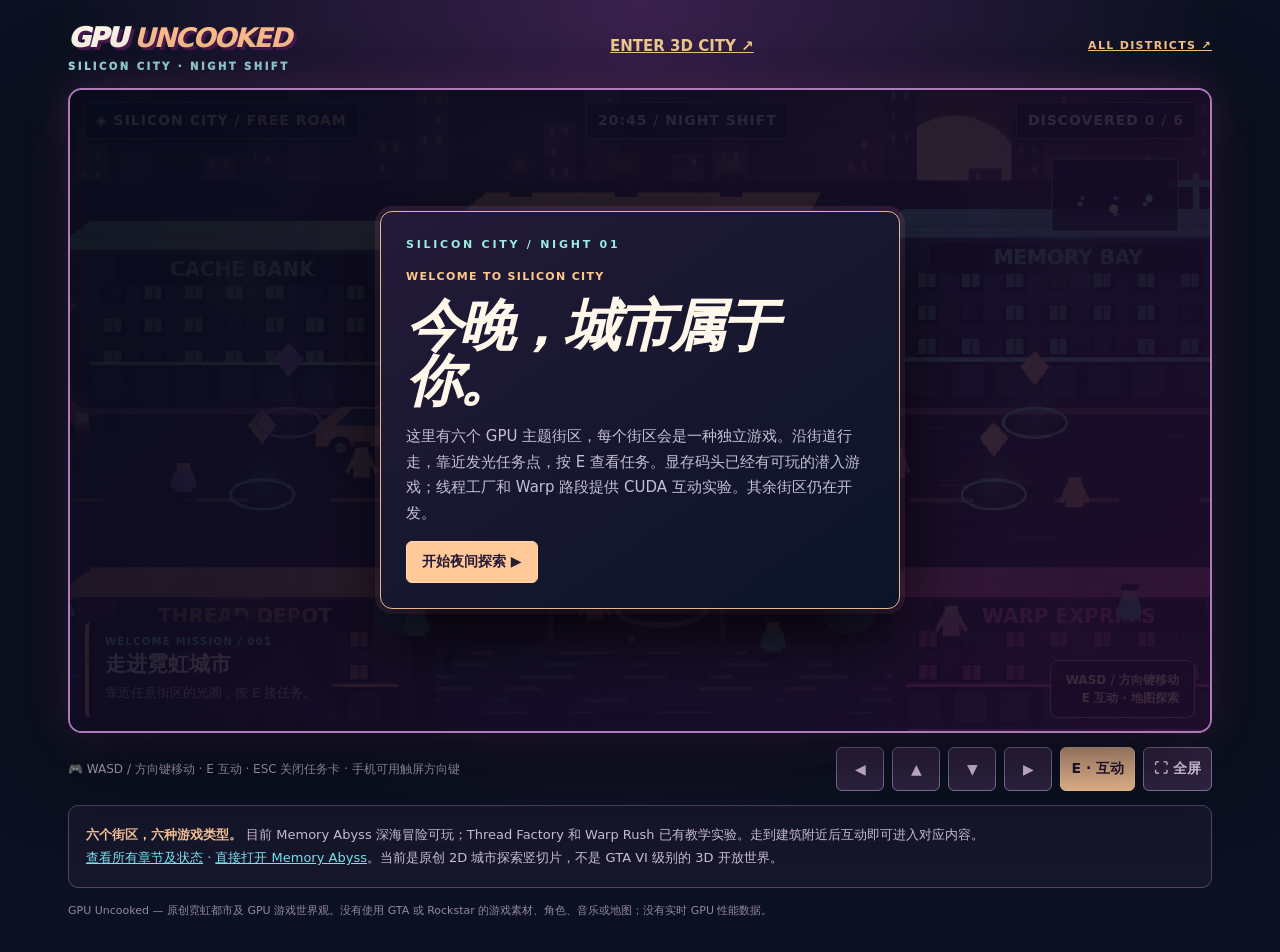
<file: playground/city/index.html>
<!doctype html><html lang="zh-CN"><head><meta charset="utf-8"><meta name="viewport" content="width=device-width,initial-scale=1">
<title>GPU UNCOOKED — SILICON CITY / FREE ROAM</title>
<meta name="description" content="Walk through an original neon CUDA arcade city. Visit six districts, enter playable GPU games and interactive CUDA labs.">
<style>
:root{color-scheme:dark;background:#080b18;color:#fff7e9;font:15px/1.5 system-ui,-apple-system,"Microsoft YaHei",sans-serif}
*{box-sizing:border-box}body{margin:0;background:radial-gradient(ellipse at top,#3b214e,#0b1120 65%)}
main{max-width:1180px;margin:auto;padding:18px}nav{display:flex;align-items:center;justify-content:space-between;gap:10px;margin-bottom:14px}
.brand{font-size:clamp(18px,2.4vw,27px);font-weight:1000;font-style:italic;letter-spacing:-.07em;text-shadow:3px 3px #491950}
.brand b{color:#ffc18e}.brand small{display:block;font-size:10px;font-style:normal;letter-spacing:.25em;color:#9ce4e5;text-shadow:none}
a{color:#e5d8f5}a:focus-visible,button:focus-visible{outline:3px solid #a3fcff;outline-offset:3px}
.tag{font-size:11px;letter-spacing:.12em;color:#ffc98b;font-weight:800}
.stage{position:relative;overflow:hidden;border:2px solid #ad7aba;border-radius:14px;box-shadow:0 20px 90px #060613cf,0 0 38px #cf5aa944;background:#14152d}
canvas{display:block;width:100%;height:auto;aspect-ratio:16/9;image-rendering:pixelated;touch-action:none}
.topbar{position:absolute;top:12px;left:14px;right:14px;display:flex;gap:10px;justify-content:space-between;pointer-events:none}
.topbar span{box-shadow:0 4px 24px #04071783;background:#0a1023dd;backdrop-filter:blur(7px);border:1px solid #e0b2b46e;border-radius:5px;padding:7px 11px;font-size:clamp(10px,1.5vw,14px);font-weight:850;letter-spacing:.07em;text-shadow:0 2px #161029}
.topbar strong{color:#ffc78a}.bottom{position:absolute;left:15px;right:15px;bottom:13px;display:flex;justify-content:space-between;align-items:end;gap:10px;pointer-events:none}
.mission{backdrop-filter:blur(8px);background:linear-gradient(120deg,#090e21e8,#1b1737e8);border-left:4px solid #ffb48c;padding:12px 16px;border-radius:6px;max-width:min(425px,62%);box-shadow:0 5px 25px #02041888}
.mission small{display:block;color:#72e4e8;letter-spacing:.13em;font-size:10px;font-weight:900}.mission strong{display:block;font-size:clamp(13px,1.8vw,21px)}.mission p{margin:3px 0;color:#e0d0e2;font-size:clamp(10px,1.25vw,13px)}
.prompt{backdrop-filter:blur(5px);color:#ffe2b0;background:#070c1ddc;padding:10px 15px;border:1px solid #bb82c3;border-radius:8px;font-weight:850;font-size:12px;max-width:32%;text-align:right}
.stage::after{content:"";position:absolute;inset:0;background:repeating-linear-gradient(0deg,#ffffff05 0 1px,transparent 1px 5px);pointer-events:none;z-index:2;opacity:.15}
.stage:fullscreen{display:flex;align-items:center;justify-content:center;background:#060815;border:0;border-radius:0}
.stage:fullscreen canvas{max-height:100vh;object-fit:contain}
.modal{position:absolute;inset:0;display:grid;place-items:center;background:linear-gradient(140deg,#070b1be8,#200c2bdd);padding:14px;z-index:5}
.modal[hidden]{display:none}.dossier::before{content:"SILICON CITY  /  NIGHT 01";display:block;letter-spacing:.25em;color:#9bece2;font-size:11px;margin-bottom:15px;font-weight:900}
.dossier{max-width:520px;width:100%;border:1px solid #e7b68c;border-radius:12px;padding:25px;background:linear-gradient(145deg,#231a37,#0b1428);box-shadow:0 30px 70px #000b,0 0 0 5px #d67eb624;max-height:90%;overflow:auto}
.dossier h1{font-size:clamp(31px,5vw,56px);letter-spacing:-.06em;line-height:.98;margin:14px 0;font-style:italic}.dossier p{color:#c6c0d4;line-height:1.7}
.actions{display:flex;gap:10px;flex-wrap:wrap}.button,button{font:800 14px system-ui,sans-serif;border-radius:6px;border:1px solid #ffdbaa;background:#ffc999;color:#261b35;padding:11px 15px;cursor:pointer;text-decoration:none}
button.secondary,.button.secondary{border-color:#8d7caa;background:#322643;color:#f7e3fd}
.controls{display:flex;justify-content:space-between;gap:10px;align-items:center;flex-wrap:wrap;padding:14px 0}
.controls p{color:#bdafcc;font-size:12px;margin:0}.pad{display:flex;gap:8px;align-items:center}.pad button{min-width:48px;min-height:44px;padding:10px}.touch-spot{color:#8af0ed;font-size:11px}
.legend{padding:17px;border:1px solid #524267;background:#16162b;border-radius:10px;color:#cabdd5;line-height:1.8;font-size:13px}
.legend b{color:#f8c395}.legend a{color:#7bdfec}
footer{font-size:11px;color:#9485a8;padding:15px 0}
@media(orientation:landscape) and (max-height:600px){.stage:fullscreen canvas{height:100vh;width:auto}.stage:fullscreen .topbar span{font-size:13px}}
@media(max-width:650px){main{padding:7px}.stage{border-radius:7px}.topbar{left:4px;right:4px;top:4px;gap:3px}.topbar span{padding:4px;font-size:9px}.bottom{left:5px;right:5px;bottom:5px}.mission{padding:5px 7px;max-width:70%;border-left-width:2px}.mission small{font-size:8px}.mission strong{font-size:10px}.mission p{font-size:8px}.prompt{padding:5px;font-size:8px;max-width:28%}.controls{justify-content:center}.dossier{padding:15px}.legend{font-size:12px}}
@media(prefers-reduced-motion:reduce){*{scroll-behavior:auto!important}}
</style></head><body><main>
<nav><div class="brand">GPU <b>UNCOOKED</b><small>SILICON CITY · NIGHT SHIFT</small></div><a href="../city3d/index.html" style="color:#f9d294;font-weight:900;margin-right:15px">ENTER 3D CITY ↗</a><a href="../chapters/index.html" class="tag">ALL DISTRICTS ↗</a></nav>
<div class="stage"><canvas id="city" tabindex="0" width="960" height="540" aria-label="Silicon City 街区探索地图。使用 WASD 或方向键移动，在任务点按 E 互动。"></canvas>
<div class="topbar"><span>◈ SILICON CITY <strong>/ FREE ROAM</strong></span><span id="clock">20:45 / NIGHT SHIFT</span><span id="explored">DISCOVERED <strong>0 / 6</strong></span></div>
<div class="bottom"><div class="mission"><small id="mission-small">WELCOME MISSION / 001</small><strong id="mission-name">走进霓虹城市</strong><p id="mission-info">靠近任意街区的光圈，按 E 接任务。</p></div><div class="prompt" id="prompt">WASD / 方向键移动<br>E 互动 · 地图探索</div></div>
<div class="modal" id="modal"><div class="dossier"><div class="tag" id="modal-kicker">WELCOME TO SILICON CITY</div><h1 id="modal-title">今晚，城市属于你。</h1><p id="modal-message">这里有六个 GPU 主题街区，每个街区会是一种独立游戏。沿街道行走，靠近发光任务点，按 E 查看任务。显存码头已经有可玩的潜入游戏；线程工厂和 Warp 路段提供 CUDA 互动实验。其余街区仍在开发。</p><div class="actions" id="modal-actions"><button id="start">开始夜间探索 ▶</button></div></div></div>
</div>
<div class="controls"><p>🎮 WASD / 方向键移动 · E 互动 · ESC 关闭任务卡 · 手机可用触屏方向键</p>
<div class="pad"><button class="secondary" data-key="left" aria-label="向左">◀</button><button class="secondary" data-key="up" aria-label="向上">▲</button><button class="secondary" data-key="down" aria-label="向下">▼</button><button class="secondary" data-key="right" aria-label="向右">▶</button><button id="interact">E · 互动</button><button id="fullscreen" class="secondary" aria-label="全屏游戏">⛶ 全屏</button></div></div>
<div class="legend"><b>六个街区，六种游戏类型。</b> 目前 Memory Abyss 深海冒险可玩；Thread Factory 和 Warp Rush 已有教学实验。走到建筑附近后互动即可进入对应内容。<br><a href="../chapters/index.html">查看所有章节及状态</a> · <a href="../arcade/index.html">直接打开 Memory Abyss</a>。当前是原创 2D 城市探索竖切片，不是 GTA VI 级别的 3D 开放世界。</div>
<footer>GPU Uncooked — 原创霓虹都市及 GPU 游戏世界观。没有使用 GTA 或 Rockstar 的游戏素材、角色、音乐或地图；没有实时 GPU 性能数据。</footer>
</main><script type="module" src="./main.mjs"></script></body></html>
</file>
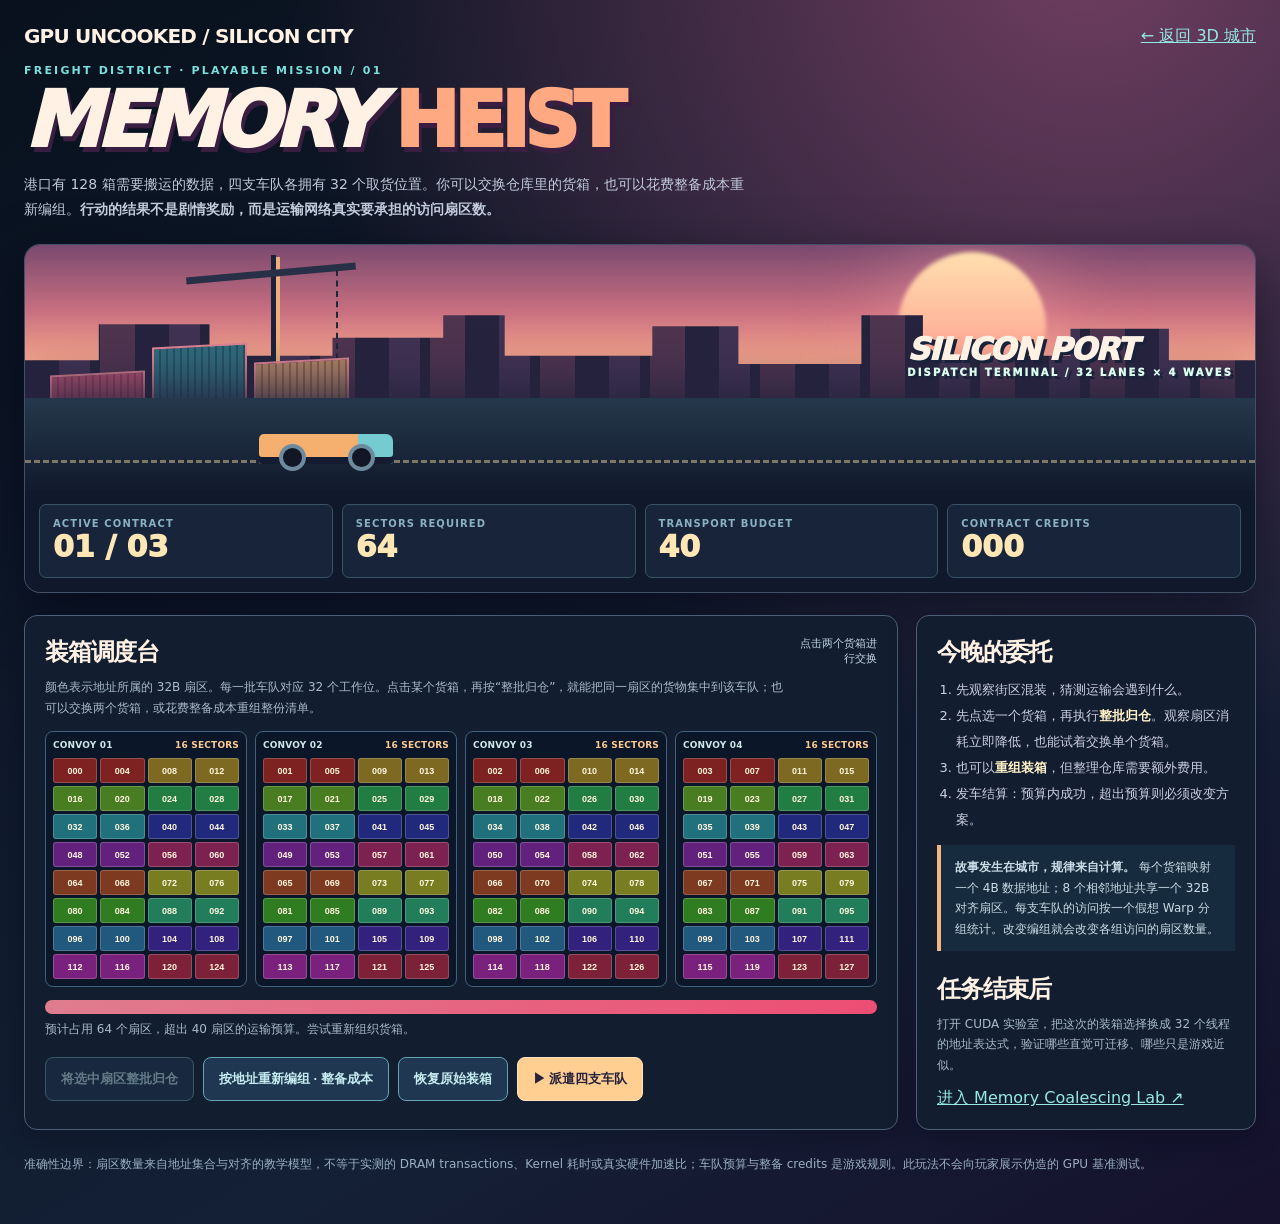
<file: playground/freight/index.html>
<!doctype html><html lang="zh-CN"><head><meta charset="utf-8"><meta name="viewport" content="width=device-width,initial-scale=1">
<title>FREIGHT DISTRICT — GPU UNCOOKED</title>
<meta name="description" content="An original interactive GPU memory coalescing port logistics game. Repack 128 requests into four waves and watch how addresses change traffic.">
<style>
:root{color-scheme:dark;font-family:system-ui,"Microsoft YaHei",sans-serif;background:#08101b;color:#fff2e4;--sea:#142943;--teal:#72f6d6;--pink:#ff88b2;--gold:#ffd49b}*{box-sizing:border-box}
body{margin:0;background:radial-gradient(circle at 85% -5%,#713e61 0,transparent 48%),linear-gradient(150deg,#08111d,#142036 70%,#16112d);min-height:100vh}
main{max-width:1320px;margin:auto;padding:24px}
a{color:#95e9e5}nav{display:flex;justify-content:space-between;align-items:center;gap:12px;margin-bottom:16px}nav b{font-size:20px;letter-spacing:-.04em}nav small{color:#90bdd1;letter-spacing:.12em;font-size:11px}
h1{font-size:clamp(38px,6vw,85px);line-height:.95;font-weight:1000;letter-spacing:-.07em;font-style:italic;margin:8px 0 10px;text-shadow:3px 5px #391e42}
h1 em{color:#ffa982;font-style:normal}.dek{font-size:14px;max-width:730px;line-height:1.8;color:#c1cbda}
.banner{border:1px solid #8498b16b;border-radius:16px;overflow:hidden;background:#141e33;box-shadow:0 19px 55px #01041387;margin:22px 0}
.port{position:relative;min-height:245px;background:linear-gradient(180deg,#7a496f 0%,#c86f80 27%,#ffae8e 50%,#2a314b 51%,#0b2234 100%);isolation:isolate;overflow:hidden}
.sun{position:absolute;width:148px;height:148px;border-radius:50%;background:linear-gradient(#ffdfaf,#ff8f88);top:7px;right:17%;filter:blur(2px);box-shadow:0 0 95px #ffa4a78c}
.skyline{position:absolute;left:0;right:0;bottom:85px;height:90px;background:repeating-linear-gradient(90deg,#26233e 0 34px,#403253 34px 65px,#25233c 65px 75px,#4e344f 75px 110px);clip-path:polygon(0 50%,6% 50%,6% 10%,15% 10%,15% 45%,25% 45%,25% 25%,34% 25%,34% 0,39% 0,39% 45%,51% 45%,51% 12%,58% 12%,58% 54%,68% 54%,68% 0,73% 0,73% 45%,85% 45%,85% 15%,93% 15%,93% 50%,100% 50%,100% 100%,0 100%)}
.crane{position:absolute;left:20%;top:10px;width:5px;height:135px;background:#1b2239;box-shadow:4px 2px #edb07d}.crane:before{content:"";position:absolute;left:-85px;top:15px;width:170px;height:7px;background:#273047;transform:rotate(-5deg)}.crane:after{content:"";position:absolute;left:65px;top:15px;height:100px;border-left:2px dashed #1b2838}
.quay{position:absolute;bottom:0;left:0;right:0;height:92px;background:linear-gradient(180deg,#25384b,#121a2d);box-shadow:0 -10px 50px #25233e}
.quay:after{content:"";position:absolute;left:0;right:0;bottom:27px;border-top:3px dashed #ffe2ac71}
.containers{position:absolute;bottom:78px;left:2%;display:flex;align-items:end;gap:7px}.container{height:39px;width:95px;background:repeating-linear-gradient(90deg,#b35371 0 5px,#9a405e 5px 7px);border:2px solid #df8493;box-shadow:0 8px #19233a;transform:skewY(-3deg)}.container:nth-child(2){background:repeating-linear-gradient(90deg,#306b7b 0 5px,#225364 5px 7px);height:67px}.container:nth-child(3){background:repeating-linear-gradient(90deg,#b18667 0 5px,#8f634e 5px 7px);height:52px}
.truck{position:absolute;bottom:26px;left:19%;width:134px;height:30px;background:linear-gradient(90deg,#f5b06f 0 74%,#74cbd0 74%);border-radius:5px 7px 3px 3px;box-shadow:0 -7px 0 #151c31 inset;transition:transform 1.7s ease-in}.truck:before,.truck:after{content:"";position:absolute;bottom:-7px;width:19px;height:19px;border-radius:50%;background:#121625;border:4px solid #6e8a9e}.truck:before{left:20px}.truck:after{right:18px}.port.depart .truck{transform:translateX(1100px)}
.scene-title{position:absolute;right:22px;bottom:112px;z-index:2;font-size:clamp(14px,3vw,31px);font-weight:1000;font-style:italic;text-shadow:3px 3px #18223b;letter-spacing:-.04em}
.scene-title span{display:block;font-size:10px;font-style:normal;letter-spacing:.21em;color:#dbffef}
.stats{display:grid;grid-template-columns:repeat(4,minmax(0,1fr));gap:9px;padding:14px;background:#10192c}
.stat{padding:13px;border:1px solid #385267;border-radius:7px;background:#18243a}.stat small{display:block;color:#89b0c3;font-size:10px;letter-spacing:.11em;font-weight:900}.stat strong{font-size:clamp(19px,3vw,30px);font-weight:1000;color:#ffe6b5}
.controlgrid{display:grid;grid-template-columns:minmax(0,1fr) 340px;gap:18px}
.card{background:#121d30;border:1px solid #4d5e78;border-radius:13px;padding:20px;box-shadow:0 8px 28px #02071650}
.panel-top{display:flex;justify-content:space-between;align-items:start;gap:12px}h2{margin:0 0 9px;letter-spacing:-.05em;font-size:24px}.hint{color:#a9bbca;font-size:12px;line-height:1.7;margin:0 0 13px}
.fleets{display:grid;grid-template-columns:repeat(4,minmax(0,1fr));gap:8px}.fleet{border:1px solid #41607b;background:#0b1628;border-radius:8px;padding:7px}.fleet header{display:flex;justify-content:space-between;gap:5px;font-size:9px;font-weight:900;letter-spacing:.02em;color:#cee7e9;margin:1px 0 8px}.fleet b{color:#ffca92}
.pallets{display:grid;grid-template-columns:repeat(4,minmax(0,1fr));gap:3px}
.pallet{height:25px;padding:0 1px;border:1px solid #ffffff33;border-radius:3px;background:hsl(var(--hue) 58% 31%);color:#fff6dd;font-size:9px;font-weight:850;cursor:pointer;transition:filter .1s,transform .1s}.pallet:hover{filter:brightness(1.4);transform:scale(1.06)}.pallet.selected{outline:3px solid #ffe79b;outline-offset:1px;background:#a85b76}
.actions{display:flex;flex-wrap:wrap;gap:9px;margin-top:17px}button.action{border:1px solid #ffe3bc;background:#ffcf92;color:#26213d;border-radius:8px;padding:12px 15px;font-size:13px;font-weight:900;cursor:pointer}.action.secondary{background:#203751;color:#c5ecf0;border-color:#64a3b1}.action.danger{background:#5e304c;color:#ffe0e0;border-color:#a66a90}button:disabled{opacity:.45;cursor:not-allowed}
.callout{border-left:4px solid #f3b682;background:#172b3e;padding:12px 14px;color:#c9dce6;font-size:12px;line-height:1.7;margin-top:12px}
#result{padding:13px;border:1px solid #72dccd88;border-radius:9px;margin-top:15px;background:#0a332f;color:#ddfff3;line-height:1.7;font-size:13px}#result[hidden]{display:none}
.meter{height:14px;border-radius:10px;background:#3e233e;overflow:hidden;margin:13px 0 5px}.fill{height:100%;background:linear-gradient(90deg,#70e5ba,#f7c58a);width:0;transition:width .4s}
code{font-size:11px;color:#fbd5af}.steps{margin:0;padding-left:19px;color:#ccd0df;font-size:13px;line-height:2}.steps strong{color:#fff2c6}.footnote{font-size:12px;line-height:1.8;color:#9aafc2;margin:24px 0}
:focus-visible{outline:3px solid #9efbea;outline-offset:2px}
@media(max-width:920px){.controlgrid{grid-template-columns:1fr}}@media(max-width:620px){main{padding:10px}.port{min-height:185px}.stats{grid-template-columns:repeat(2,1fr)}.fleets{grid-template-columns:repeat(2,1fr)}.card{padding:12px}.pallet{height:28px}.scene-title{bottom:102px}.containers{transform:scale(.72);transform-origin:bottom left}}
@media(prefers-reduced-motion:reduce){*,*:before,*:after{animation:none!important;transition:none!important}}
</style></head><body><main><nav><b>GPU UNCOOKED / SILICON CITY</b><a href="../city3d/index.html">← 返回 3D 城市</a></nav>
<div style="font-size:11px;letter-spacing:.2em;color:#79e0dd;font-weight:900">FREIGHT DISTRICT · PLAYABLE MISSION / 01</div><h1>MEMORY <em>HEIST</em></h1>
<p class="dek">港口有 128 箱需要搬运的数据，四支车队各拥有 32 个取货位置。你可以交换仓库里的货箱，也可以花费整备成本重新编组。<strong>行动的结果不是剧情奖励，而是运输网络真实要承担的访问扇区数。</strong></p>
<div class="banner"><section class="port" id="port"><div class="sun"></div><div class="skyline"></div><div class="crane"></div><div class="containers"><div class="container"></div><div class="container"></div><div class="container"></div></div><div class="quay"></div><div class="truck" id="truck"></div><div class="scene-title">SILICON PORT <span>DISPATCH TERMINAL / 32 LANES × 4 WAVES</span></div></section>
<div class="stats"><div class="stat"><small>ACTIVE CONTRACT</small><strong id="job">01 / 03</strong></div><div class="stat"><small>SECTORS REQUIRED</small><strong id="sectors">64</strong></div><div class="stat"><small>TRANSPORT BUDGET</small><strong id="budget">40</strong></div><div class="stat"><small>CONTRACT CREDITS</small><strong id="credits">000</strong></div></div></div>
<div class="controlgrid">
<section class="card"><div class="panel-top"><div><h2>装箱调度台</h2><p class="hint">颜色表示地址所属的 32B 扇区。每一批车队对应 32 个工作位。点击某个货箱，再按“整批归仓”，就能把同一扇区的货物集中到该车队；也可以交换两个货箱，或花费整备成本重组整份清单。</p></div><div id="selection" style="font-size:11px;color:#c4d6e8;text-align:right">尚未选中货箱</div></div>
<div class="fleets" id="fleets" aria-label="四支车队的地址布局"></div>
<div class="meter"><div id="budget-fill" class="fill"></div></div><p class="hint" id="prediction" aria-live="polite">预计占用 64 个扇区，超出预算。</p>
<div class="actions"><button class="action secondary" id="consolidate" disabled>将选中扇区整批归仓</button><button class="action secondary" id="regroup">按地址重新编组 · 整备成本</button><button class="action secondary" id="reset">恢复原始装箱</button><button class="action" id="dispatch">▶ 派遣四支车队</button></div>
<div id="result" hidden role="status" aria-live="polite"></div></section>
<aside class="card"><h2>今晚的委托</h2><ol class="steps"><li>先观察街区混装，猜测运输会遇到什么。</li><li>先点选一个货箱，再执行<strong>整批归仓</strong>。观察扇区消耗立即降低，也能试着交换单个货箱。</li><li>也可以<strong>重组装箱</strong>，但整理仓库需要额外费用。</li><li>发车结算：预算内成功，超出预算则必须改变方案。</li></ol>
<div class="callout"><strong>故事发生在城市，规律来自计算。</strong> 每个货箱映射一个 4B 数据地址；8 个相邻地址共享一个 32B 对齐扇区。每支车队的访问按一个假想 Warp 分组统计。改变编组就会改变各组访问的扇区数量。</div>
<h2 style="margin-top:22px">任务结束后</h2><p class="hint">打开 CUDA 实验室，把这次的装箱选择换成 32 个线程的地址表达式，验证哪些直觉可迁移、哪些只是游戏近似。</p>
<a href="../chapters/03-memory-coalescing/index.html">进入 Memory Coalescing Lab ↗</a>
</aside></div>
<p class="footnote">准确性边界：扇区数量来自地址集合与对齐的教学模型，不等于实测的 DRAM transactions、Kernel 耗时或真实硬件加速比；车队预算与整备 credits 是游戏规则。此玩法不会向玩家展示伪造的 GPU 基准测试。</p>
</main><script type="module" src="./game.mjs"></script></body></html>
</file>
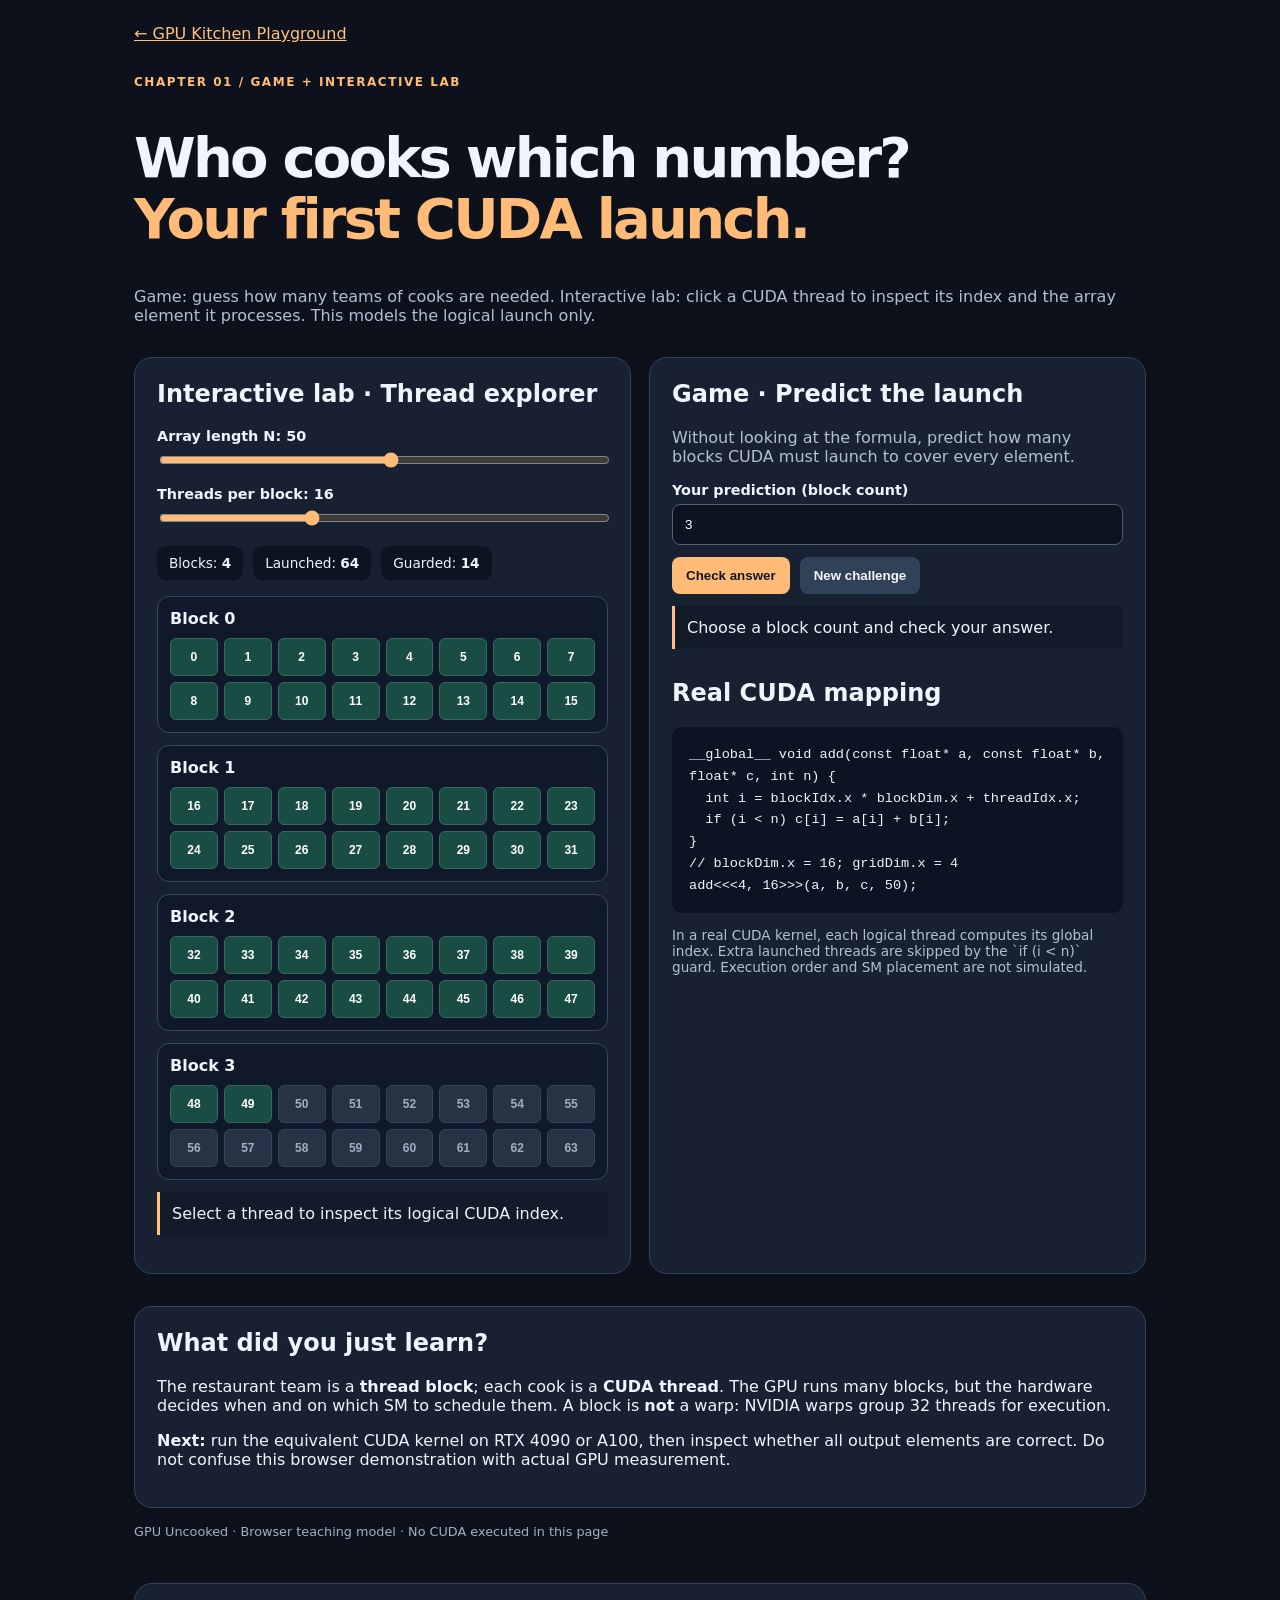
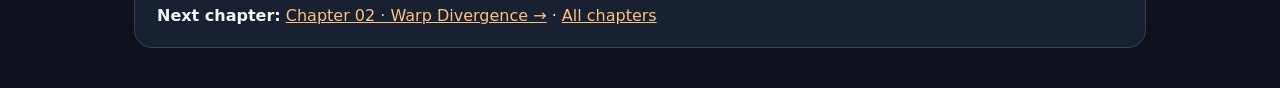
<file: playground/chapters/01-thread-mapping/index.html>
<!doctype html>
<html lang="en"><head><meta charset="utf-8"><meta name="viewport" content="width=device-width,initial-scale=1">
<title>Chapter 01 — CUDA Thread Kitchen · GPU Uncooked</title>
<meta name="description" content="Play a CUDA thread mapping game, inspect blocks and predict a CUDA launch.">
<style>
:root{color-scheme:dark;font-family:system-ui,sans-serif;background:#0c111c;color:#f0f5fc}*{box-sizing:border-box}body{margin:0}main{max-width:1060px;margin:auto;padding:24px}a{color:#ffc17f}h1{font-size:clamp(2rem,6vw,3.5rem);letter-spacing:-.05em;line-height:1.1}h2{margin-top:0}.muted{color:#b2c0d4}.eyebrow{color:#ffbc73;text-transform:uppercase;font-weight:800;letter-spacing:.13em;font-size:.75rem}.panel{border:1px solid #354258;background:#172131;padding:22px;border-radius:18px;margin:16px 0}.split{display:grid;grid-template-columns:1fr 1fr;gap:18px}label{font-size:.9rem;font-weight:600;display:block;margin:14px 0 6px}input[type=range]{width:100%;accent-color:#ffbb77}button{background:#ffbb77;color:#111825;border:0;border-radius:8px;padding:11px 14px;font-weight:800;cursor:pointer}button.secondary{background:#314258;color:#f5f8ff}button:focus-visible,input:focus-visible{outline:3px solid #8bd4ff;outline-offset:3px}.chips{display:flex;gap:10px;flex-wrap:wrap;margin:16px 0}.chip{background:#0c1421;border-radius:9px;padding:9px 12px;font-size:.85rem}.block{background:#0f1929;border:1px solid #364761;border-radius:12px;padding:12px;margin:12px 0}.threads{display:grid;grid-template-columns:repeat(8,minmax(0,1fr));gap:6px;margin-top:10px}.thread{border:1px solid #38695d;background:#194c42;min-height:34px;border-radius:6px;color:#fff;font-size:.75rem;cursor:pointer}.thread.ghost{background:#273345;color:#a0afc2;border-color:#354358}.thread.selected{outline:3px solid #ffc17f;outline-offset:1px}.code{white-space:pre-wrap;overflow-wrap:anywhere;background:#0a1423;border-radius:10px;padding:17px;font-size:.85rem;line-height:1.6}.feedback{margin-top:12px;padding:12px;border-left:3px solid #ffc17f;background:#111b2a}.stat{font-variant-numeric:tabular-nums;font-weight:750}footer{font-size:.8rem;color:#a3b0c4;padding-bottom:28px}@media(max-width:750px){.split{grid-template-columns:1fr}main{padding:15px}.panel{padding:16px}}
</style></head><body><main>
<a href="../../index.html">← GPU Kitchen Playground</a><div class="eyebrow" style="margin-top:32px">Chapter 01 / Game + Interactive lab</div>
<h1>Who cooks which number?<br><span style="color:#ffbb77">Your first CUDA launch.</span></h1>
<p class="muted">Game: guess how many teams of cooks are needed. Interactive lab: click a CUDA thread to inspect its index and the array element it processes. This models the logical launch only.</p>
<div class="split">
<section class="panel" aria-label="Interactive CUDA launch">
<h2>Interactive lab · Thread explorer</h2>
<label for="elements">Array length N: <output id="n-value">50</output></label>
<input id="elements" type="range" min="1" max="96" value="50" step="1">
<label for="block-size">Threads per block: <output id="block-value">16</output></label>
<input id="block-size" type="range" min="8" max="32" value="16" step="8">
<div class="chips"><span class="chip">Blocks: <b id="blocks" class="stat"></b></span><span class="chip">Launched: <b id="launched" class="stat"></b></span><span class="chip">Guarded: <b id="guarded" class="stat"></b></span></div>
<div id="grid" aria-label="Clickable CUDA logical threads"></div>
<p id="thread-info" class="feedback" aria-live="polite">Select a thread to inspect blockIdx.x and threadIdx.x.</p>
</section>
<section class="panel" aria-label="GPU puzzle">
<h2>Game · Predict the launch</h2>
<p class="muted">Without looking at the formula, predict how many blocks CUDA must launch to cover every element.</p>
<label for="prediction">Your prediction (block count)</label>
<input id="prediction" type="number" min="1" max="96" value="3" style="width:100%;padding:12px;border:1px solid #506078;background:#0c1421;color:#fff;border-radius:8px">
<div style="display:flex;gap:10px;flex-wrap:wrap;margin-top:12px"><button id="check">Check answer</button><button class="secondary" id="new-puzzle">New challenge</button></div>
<p id="feedback" class="feedback" aria-live="polite">Choose a block count and check your answer.</p>
<h2 style="margin-top:30px">Real CUDA mapping</h2>
<pre class="code" id="code"></pre>
<p class="muted" style="font-size:.85rem">In a real CUDA kernel, each logical thread computes its global index. Extra launched threads are skipped by the `if (i &lt; n)` guard. Execution order and SM placement are not simulated.</p>
</section></div>
<section class="panel"><h2>What did you just learn?</h2><p>The restaurant team is a <b>thread block</b>; each cook is a <b>CUDA thread</b>. The GPU runs many blocks, but the hardware decides when and on which SM to schedule them. A block is <b>not</b> a warp: NVIDIA warps group 32 threads for execution.</p><p><b>Next:</b> run the equivalent CUDA kernel on RTX 4090 or A100, then inspect whether all output elements are correct. Do not confuse this browser demonstration with actual GPU measurement.</p></section>
<footer>GPU Uncooked · Browser teaching model · No CUDA executed in this page</footer>
<div class="panel"><strong>Next chapter:</strong> <a href="../02-warp-divergence/index.html">Chapter 02 · Warp Divergence →</a> · <a href="../index.html">All chapters</a></div>
</main><script type="module" src="./main.mjs"></script></body></html>
</file>
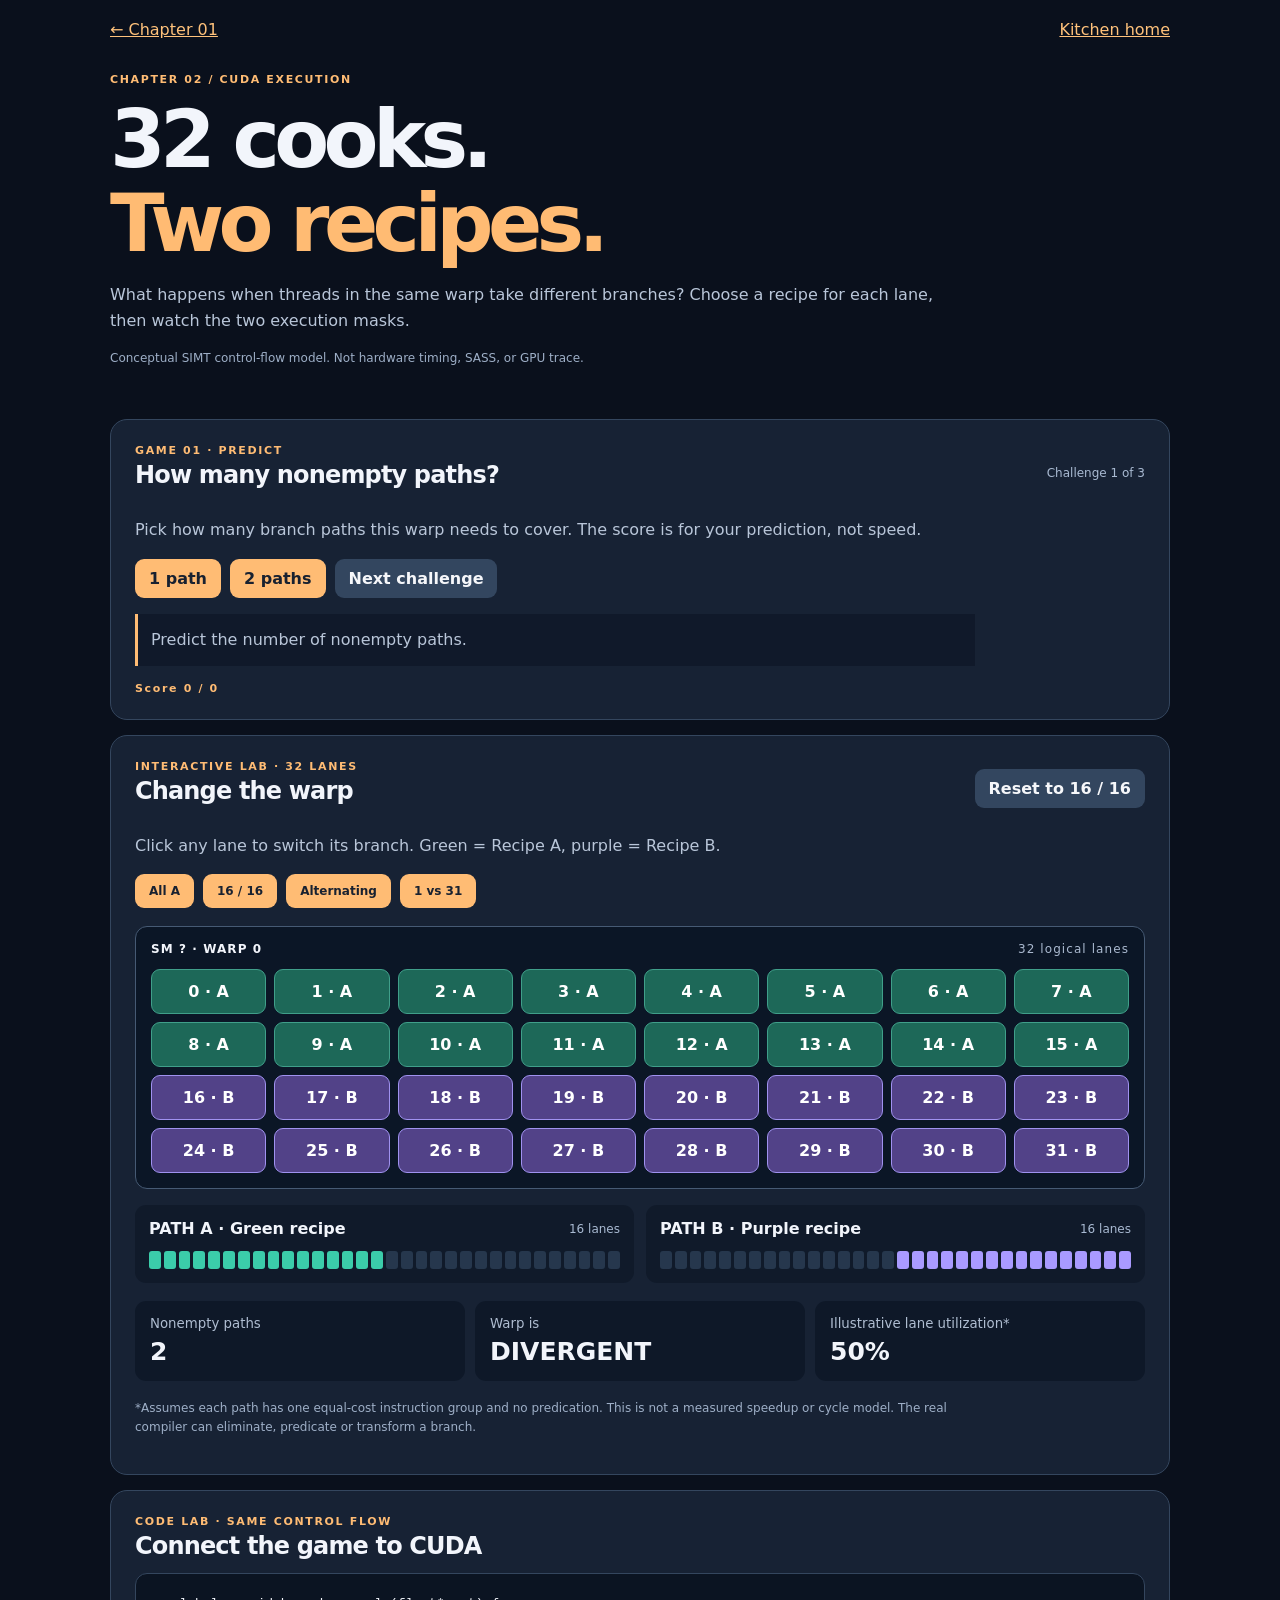
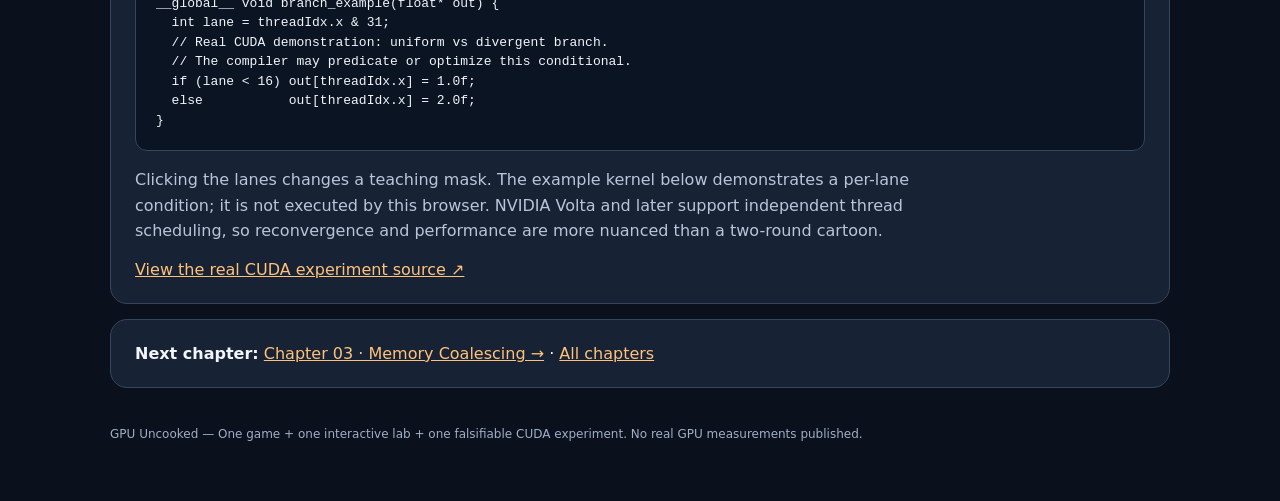
<file: playground/chapters/02-warp-divergence/index.html>
<!doctype html>
<html lang="en"><head><meta charset="utf-8"><meta name="viewport" content="width=device-width,initial-scale=1">
<title>Chapter 02 — Warp Divergence · GPU Uncooked</title><meta name="description" content="Play a 32-lane CUDA warp divergence game, change lane decisions and inspect execution masks.">
<link rel="stylesheet" href="./style.css"></head><body><main>
<nav><a href="../01-thread-mapping/index.html">← Chapter 01</a><a href="../../index.html">Kitchen home</a></nav>
<header><div class="eyebrow">CHAPTER 02 / CUDA EXECUTION</div><h1>32 cooks.<br><em>Two recipes.</em></h1><p>What happens when threads in the same warp take different branches? Choose a recipe for each lane, then watch the two execution masks.</p><p class="caveat">Conceptual SIMT control-flow model. Not hardware timing, SASS, or GPU trace.</p></header>
<section class="panel"><div class="sectionline"><div><div class="eyebrow">GAME 01 · PREDICT</div><h2>How many nonempty paths?</h2></div><span id="challenge-label">Challenge 1 of 3</span></div><p>Pick how many branch paths this warp needs to cover. The score is for your prediction, not speed.</p><div class="actions"><button type="button" data-guess="1">1 path</button><button type="button" data-guess="2">2 paths</button><button type="button" id="next" class="secondary">Next challenge</button></div><p class="feedback" id="feedback" aria-live="polite">Choose an answer before revealing the result.</p><div class="eyebrow">Score <b id="score">0 / 0</b></div></section>
<section class="panel"><div class="sectionline"><div><div class="eyebrow">INTERACTIVE LAB · 32 LANES</div><h2>Change the warp</h2></div><button type="button" id="reset" class="secondary">Reset to 16 / 16</button></div>
<p>Click any lane to switch its branch. Green = Recipe A, purple = Recipe B.</p>
<div class="presets"><button type="button" data-preset="uniform-a">All A</button><button type="button" data-preset="half">16 / 16</button><button type="button" data-preset="alternating">Alternating</button><button type="button" data-preset="one">1 vs 31</button></div>
<div class="warp"><div class="warp-title">SM ? · WARP 0 <span>32 logical lanes</span></div><div id="lanes" class="lanes" aria-label="Toggle branch for each CUDA lane"></div></div>
<div class="masks">
<div class="maskbox"><div class="sectionline"><b>PATH A · Green recipe</b><span id="count-a">16 lanes</span></div><div id="mask-a" class="mask" aria-label="Execution mask for A"></div></div>
<div class="maskbox"><div class="sectionline"><b>PATH B · Purple recipe</b><span id="count-b">16 lanes</span></div><div id="mask-b" class="mask" aria-label="Execution mask for B"></div></div>
</div>
<div class="metrics"><div><small>Nonempty paths</small><strong id="paths">2</strong></div><div><small>Warp is</small><strong id="divergence">DIVERGENT</strong></div><div><small>Illustrative lane utilization*</small><strong id="util">50%</strong></div></div>
<p class="caveat">*Assumes each path has one equal-cost instruction group and no predication. This is not a measured speedup or cycle model. The real compiler can eliminate, predicate or transform a branch.</p>
</section>
<section class="panel"><div class="eyebrow">CODE LAB · SAME CONTROL FLOW</div><h2>Connect the game to CUDA</h2><pre><code id="cuda"></code></pre><p>Clicking the lanes changes a teaching mask. The example kernel below demonstrates a per-lane condition; it is not executed by this browser. NVIDIA Volta and later support independent thread scheduling, so reconvergence and performance are more nuanced than a two-round cartoon.</p>
<a href="https://github.com/hippoley/GPU-Uncooked/blob/feat/interactive-gpu-kitchen-playground/experiments/ch02_warp_divergence.cu">View the real CUDA experiment source ↗</a></section>
<section class="panel"><strong>Next chapter:</strong> <a href="../03-memory-coalescing/index.html">Chapter 03 · Memory Coalescing →</a> · <a href="../index.html">All chapters</a></section>
<footer>GPU Uncooked — One game + one interactive lab + one falsifiable CUDA experiment. No real GPU measurements published.</footer>
</main><script type="module" src="./main.mjs"></script></body></html>
</file>
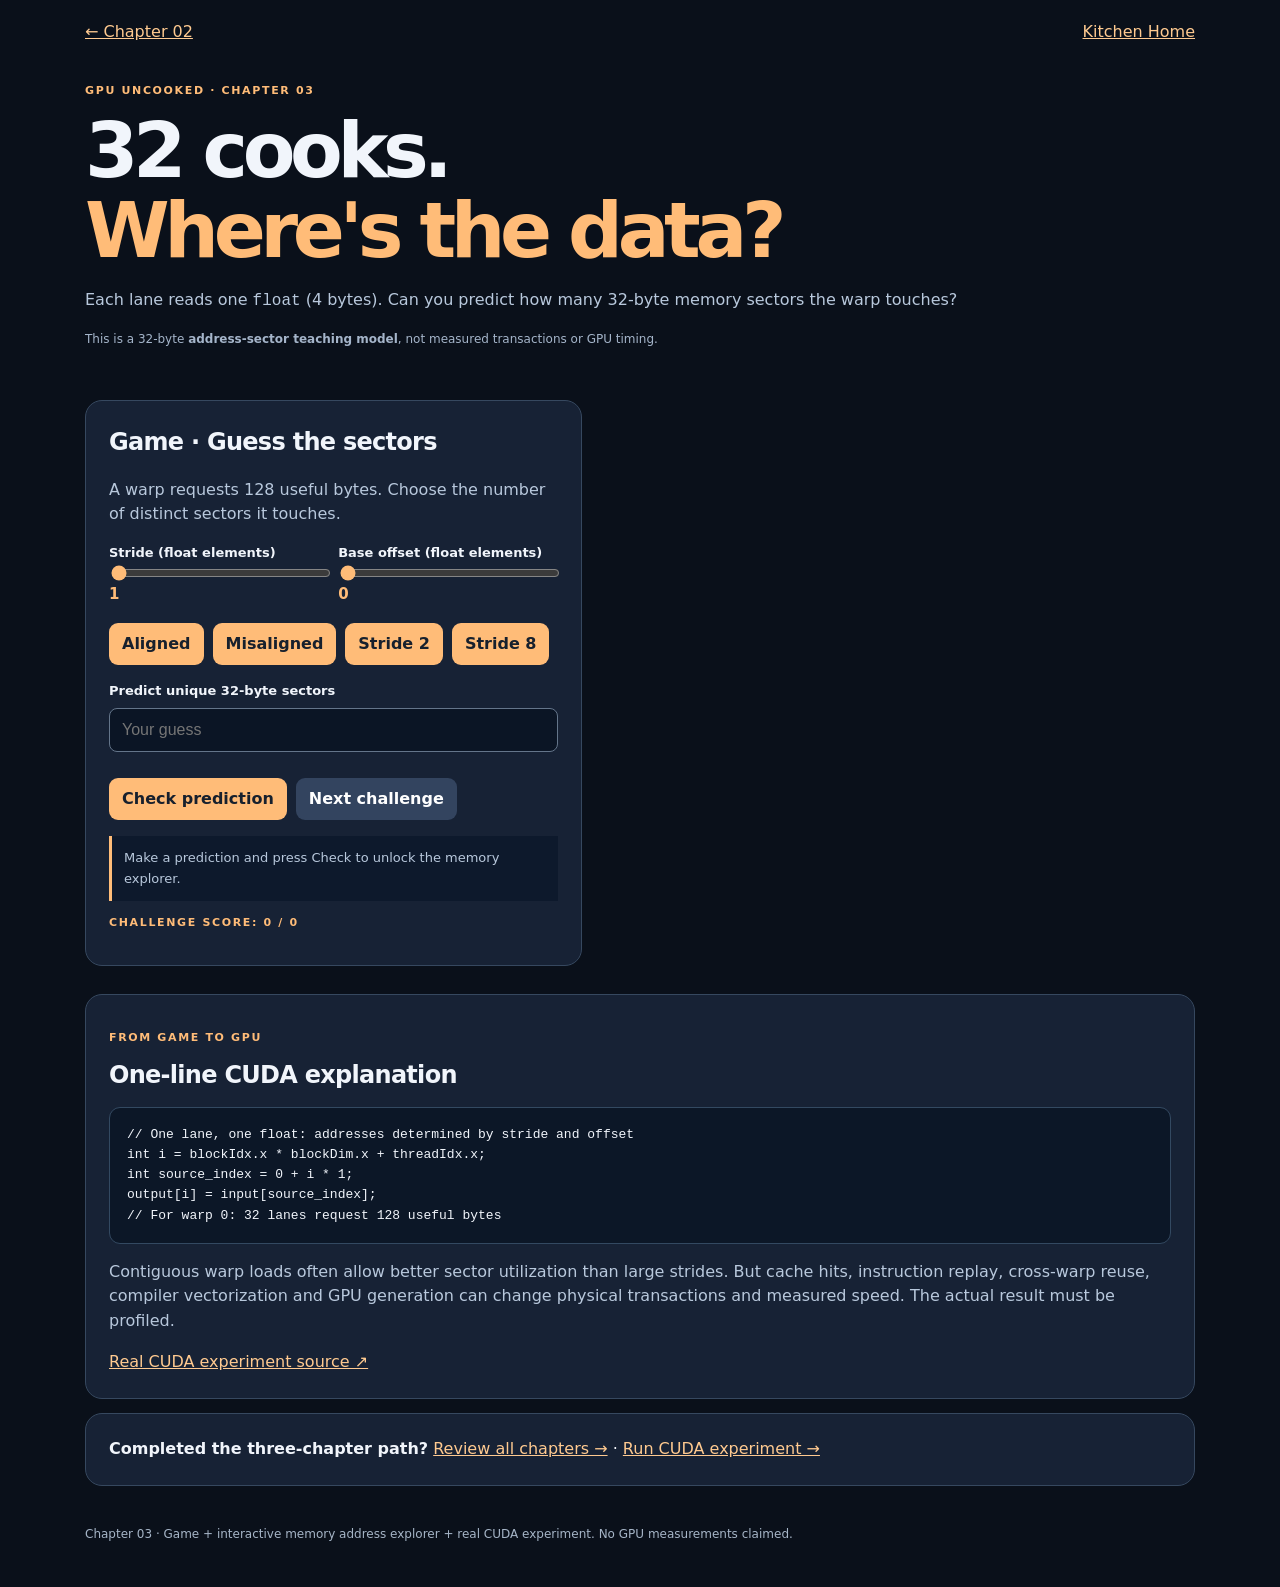
<file: playground/chapters/03-memory-coalescing/index.html>
<!doctype html><html lang="en"><head>
<meta charset="utf-8"><meta name="viewport" content="width=device-width,initial-scale=1">
<title>Chapter 03 — Memory Coalescing · GPU Uncooked</title>
<meta name="description" content="Play a 32-lane CUDA memory access game and explore aligned, misaligned and strided loads.">
<link rel="stylesheet" href="./style.css"></head><body><main>
<nav><a href="../02-warp-divergence/index.html">← Chapter 02</a><a href="../../index.html">Kitchen Home</a></nav>
<header><p class="eyebrow">GPU UNCOOKED · CHAPTER 03</p>
<h1>32 cooks.<br><em>Where's the data?</em></h1>
<p>Each lane reads one <code>float</code> (4 bytes). Can you predict how many 32-byte memory sectors the warp touches?</p><p class="caveat">This is a 32-byte <strong>address-sector teaching model</strong>, not measured transactions or GPU timing.</p></header>
<section class="layout">
<div class="panel"><h2>Game · Guess the sectors</h2><p>A warp requests 128 useful bytes. Choose the number of distinct sectors it touches.</p>
<div class="row"><label>Stride (float elements)<input id="stride" type="range" min="1" max="16" step="1" value="1"><output id="stride-value">1</output></label>
<label>Base offset (float elements)<input id="offset" type="range" min="0" max="7" step="1" value="0"><output id="offset-value">0</output></label></div>
<div class="row"><button data-preset="aligned">Aligned</button><button data-preset="misaligned">Misaligned</button><button data-preset="stride2">Stride 2</button><button data-preset="stride8">Stride 8</button></div>
<label for="guess">Predict unique 32-byte sectors</label><input id="guess" type="number" min="1" max="32" placeholder="Your guess">
<div class="row"><button id="check">Check prediction</button><button id="next" class="secondary">Next challenge</button></div>
<p id="feedback" class="feedback" aria-live="polite">Make a prediction and press Check to unlock the memory explorer.</p><p class="eyebrow">Challenge score: <span id="score">0 / 0</span></p>
</div>
<div class="panel" id="memory-explorer" hidden><h2>Interactive · Load addresses</h2><p>Click a lane to inspect its address and sector. Colored groups represent the same 32-byte aligned sector.</p>
<div class="warp-label">WARP 0 · 32 LANES</div><div class="lanes" id="lanes" aria-label="Selectable warp lanes"></div>
<p class="feedback" id="lane-info" aria-live="polite">Select a lane.</p>
<div class="metrics"><div><small>Useful requested bytes</small><b id="requested">128 B</b></div><div><small>Unique 32B sectors</small><b id="sectors">4</b></div><div><small>Sector coverage proxy*</small><b id="fraction">100%</b></div></div>
<div class="sector-view"><div class="warp-label">TOUCHED SECTORS · NOT TIMING DATA</div><div id="sector-list" class="sectors"></div></div>
<p class="caveat">*Requested bytes divided by 32 × distinct touched sectors. This is an educational footprint metric, not cache efficiency, actual DRAM traffic or achieved bandwidth.</p></div>
</section>
<section class="panel"><p class="eyebrow">FROM GAME TO GPU</p><h2>One-line CUDA explanation</h2><pre id="code"></pre>
<p>Contiguous warp loads often allow better sector utilization than large strides. But cache hits, instruction replay, cross-warp reuse, compiler vectorization and GPU generation can change physical transactions and measured speed. The actual result must be profiled.</p>
<a href="https://github.com/hippoley/GPU-Uncooked/blob/feat/interactive-gpu-kitchen-playground/experiments/ch03_memory_coalescing.cu">Real CUDA experiment source ↗</a>
</section>
<section class="panel"><strong>Completed the three-chapter path?</strong> <a href="../index.html">Review all chapters →</a> · <a href="https://github.com/hippoley/GPU-Uncooked/blob/feat/interactive-gpu-kitchen-playground/docs/CH03_MEMORY_RUNBOOK.md">Run CUDA experiment →</a></section>
<footer>Chapter 03 · Game + interactive memory address explorer + real CUDA experiment. No GPU measurements claimed.</footer>
</main><script type="module" src="./main.mjs"></script></body></html>
</file>
<file: playground/style.css>
:root{color-scheme:dark;font:16px/1.6 system-ui,-apple-system,BlinkMacSystemFont,"Segoe UI",sans-serif;background:#0c1018;color:#f3f5fa}*{box-sizing:border-box}body{margin:0}a{color:inherit}header.top{max-width:1160px;margin:auto;padding:24px;display:flex;align-items:center;justify-content:space-between;gap:16px}header.top a{text-decoration:none;letter-spacing:.1em;font-weight:900;font-size:16px}header.top a span{color:#ffba71}.tag,.eyebrow{font-size:12px;letter-spacing:.16em;color:#fdba74;font-weight:800}.tag{color:#a8b1c4}main{max-width:1160px;margin:auto;padding:0 24px}.hero{padding:65px 0 48px}.hero h1{font-size:clamp(3.1rem,7vw,6rem);letter-spacing:-.065em;line-height:1.03;margin:20px 0}.hero em{font-style:normal;color:#ffba71}.lead{font-size:1.15rem;color:#c5cfdf;max-width:750px}.note{font-size:.8rem;color:#9aa7bb}.lab{display:grid;grid-template-columns:1fr 1fr;gap:20px}.controls,.results{background:#171e2b;border:1px solid #2b3547;border-radius:20px;padding:30px}.controls h2,.results h2{margin:0 0 8px;font-size:1.5rem}.controls p{margin-top:4px;color:#aab7cb}.controls label{display:flex;justify-content:space-between;align-items:center;margin-top:25px;font-weight:650}.controls output{font-variant-numeric:tabular-nums;color:#ffba71}.controls input{width:100%;accent-color:#ffba71}.buttons{display:flex;flex-wrap:wrap;gap:10px;margin-top:25px}button{background:#ffba71;color:#1e1b18;border:0;border-radius:10px;padding:12px 14px;font-weight:800;cursor:pointer}button.secondary{background:#303a4d;color:white}button:focus-visible,a:focus-visible,input:focus-visible{outline:3px solid #87caff;outline-offset:3px}.metrics{display:grid;grid-template-columns:1fr 1fr;gap:12px;margin:25px 0}.metrics>div{background:#0d1420;padding:18px;border-radius:12px}.metrics span{display:block;font-size:.82rem;color:#afbad0}.metrics strong{display:block;font-size:clamp(1.6rem,3vw,2.4rem);font-variant-numeric:tabular-nums}.diagnosis{font-size:1.1rem;font-weight:850;color:#ffba71;margin:28px 0}.meter{margin:20px 0}.meter-top{display:flex;justify-content:space-between;gap:15px;font-size:.88rem}.meter-top b{font-variant-numeric:tabular-nums}.track{height:12px;background:#343f51;margin-top:8px;border-radius:20px;overflow:hidden}.fill{height:100%;border-radius:20px;transition:width .18s}.blue{background:#74b9fa}.orange{background:#ffba71}.lesson{font-weight:650;margin-top:25px}.foot{font-size:.78rem;color:#9cabc2}.reveal{max-width:960px;margin:75px auto}.reveal h2{font-size:2rem;letter-spacing:-.04em}.reveal>p{color:#c1ccdd}.mapping{display:grid;grid-template-columns:repeat(3,1fr);gap:14px;margin:22px 0 55px}.mapping article{background:#171e2b;border:1px solid #2b3547;padding:22px;border-radius:14px}.mapping article span{font-size:1.7rem}.mapping h3{margin:8px 0}.mapping p{font-size:.9rem;color:#b2bfd1}.reveal pre{white-space:pre-wrap;overflow-wrap:anywhere;border:1px solid #36445b;border-radius:14px;padding:18px;color:#ffce96;background:#111927}.next{border-left:3px solid #ffba71;background:#171e2b;padding:20px 25px;margin-top:40px}.next a{color:#ffba71}footer{max-width:1160px;margin:auto;padding:25px;border-top:1px solid #2b3547;color:#99a6bc;font-size:.85rem;display:flex;justify-content:space-between;gap:12px}@media(max-width:780px){.lab,.mapping{grid-template-columns:1fr}.hero{padding-top:32px}.controls,.results{padding:22px}.tag{font-size:10px}footer{flex-direction:column}}@media(prefers-reduced-motion:reduce){.fill{transition:none}}


/* Animated kitchen: representative visual mapping, not a hardware trace. */
.kitchen-scene{background:#171e2b;border:1px solid #33435a;border-radius:20px;padding:25px;margin-bottom:22px}
.scene-heading{display:flex;align-items:center;justify-content:space-between;flex-wrap:wrap;gap:12px;margin-bottom:20px}
.scene-heading h2{margin:0;font-size:1.6rem}.scene-heading .eyebrow{margin:0 0 4px}
.scene-grid{display:grid;grid-template-columns:minmax(110px,1fr) minmax(220px,3fr) minmax(110px,1fr);gap:12px}
.pantry,.queue,.kitchen-floor{border:1px solid #334158;border-radius:14px;background:#101725;min-height:240px;padding:18px}
.pantry,.queue{display:flex;flex-direction:column;align-items:center;justify-content:center;text-align:center;gap:8px}
.scene-icon{font-size:2rem}.pantry>span,.queue small{display:block;color:#97abc4;font-size:.8rem}
.queue b{font-size:1.6rem;font-variant-numeric:tabular-nums}.queue small{margin-top:-6px}
.scene-label{font-size:.68rem;letter-spacing:.1em;color:#acb9cf;font-weight:800}
.stations{display:grid;grid-template-columns:repeat(6,minmax(0,1fr));gap:7px;margin:15px 0}
.station{display:grid;place-items:center;min-height:40px;border-radius:8px;font-size:1.35rem;background:#1c293c;border:1px solid #324967}
.station.working{background:#3e322a;border-color:#9c6332;animation:working 1.25s ease-in-out infinite alternate}
.station.waiting{opacity:.58}
@keyframes working{to{background:#62452f;transform:translateY(-3px)}}
.scene-status{color:#ffba71;font-weight:650;font-size:.9rem;margin-top:15px}
.supply-flow{display:flex;gap:6px;color:#ffba71;overflow:hidden}
.supply-flow span{animation:deliver var(--flow-speed,2s) linear infinite;display:inline-block}
.supply-flow span:nth-child(2){animation-delay:-.5s}.supply-flow span:nth-child(3){animation-delay:-1s}
@keyframes deliver{from{transform:translateX(-16px);opacity:.15}50%{opacity:1}to{transform:translateX(16px);opacity:.15}}
.scene-footer{display:flex;justify-content:space-between;flex-wrap:wrap;gap:9px;font-size:.8rem;color:#b6c5da;margin:18px 0 8px}
.kitchen-scene>.foot{font-size:.72rem;color:#8f9eb4;line-height:1.45;margin-bottom:0}
@media(max-width:700px){.scene-grid{grid-template-columns:1fr 2fr}.queue{grid-column:1/-1;min-height:95px;flex-direction:row;justify-content:space-around}.pantry,.kitchen-floor{min-height:230px;padding:12px}.stations{grid-template-columns:repeat(4,minmax(0,1fr))}.kitchen-scene{padding:16px}}
@media(prefers-reduced-motion:reduce){.station.working,.supply-flow span{animation:none}}
</file>
<file: playground/chapters/02-warp-divergence/style.css>
:root{color-scheme:dark;background:#0a101c;color:#f2f5fb;font-family:system-ui,-apple-system,sans-serif}*{box-sizing:border-box}body{margin:0}main{max-width:1100px;padding:20px;margin:auto}nav{display:flex;justify-content:space-between;gap:12px}a{color:#ffc27b}header{padding:34px 0 24px}h1{font-size:clamp(2.5rem,7vw,5rem);line-height:1.05;letter-spacing:-.07em;margin:12px 0}h1 em{font-style:normal;color:#ffbb73}h2{margin:4px 0 12px;letter-spacing:-.035em}p{color:#b9c6d9;line-height:1.6;max-width:840px}.eyebrow{font-weight:800;color:#ffbc74;font-size:11px;letter-spacing:.15em}.panel{background:#172234;border:1px solid #34465e;border-radius:17px;padding:24px;margin:15px 0}.sectionline{display:flex;justify-content:space-between;gap:10px;align-items:center;flex-wrap:wrap}.sectionline>span{font-size:12px;color:#a9bad2}.actions,.presets{display:flex;flex-wrap:wrap;gap:9px;margin:16px 0}.presets button{font-size:12px}button{font:inherit;border:0;border-radius:9px;color:#182130;background:#ffbc74;font-weight:750;padding:10px 14px;cursor:pointer}button.secondary{color:#f6f7fa;background:#33465f}button:focus-visible,a:focus-visible{outline:3px solid #90d6ff;outline-offset:3px}.feedback{padding:13px;border-left:3px solid #ffbc74;background:#10192a}.warp{margin-top:18px;border:1px solid #465a74;padding:15px;border-radius:12px;background:#0b1626}.warp-title{font-size:12px;font-weight:850;letter-spacing:.09em;display:flex;justify-content:space-between}.warp-title span{font-weight:400;color:#aab9cf}.lanes{display:grid;grid-template-columns:repeat(8,minmax(0,1fr));gap:8px;margin-top:13px}.lane{min-height:45px;border:1px solid #409f8a;background:#1d6858;color:white;font-variant-numeric:tabular-nums}.lane.b{border-color:#a092f0;background:#524288}.mask{display:grid;grid-template-columns:repeat(32,minmax(0,1fr));gap:3px;margin-top:13px}.bit{height:18px;background:#26374d;border-radius:3px}.bit.on-a{background:#3bccaa}.bit.on-b{background:#a99aff}.masks{display:grid;grid-template-columns:1fr 1fr;gap:12px;margin:16px 0}.maskbox{background:#101a2a;border-radius:11px;padding:14px;min-width:0}.metrics{display:grid;grid-template-columns:repeat(3,1fr);gap:10px;margin:18px 0}.metrics>div{background:#0e1828;padding:15px;border-radius:11px}.metrics small{display:block;color:#afbdd1}.metrics strong{display:block;font-size:clamp(18px,3vw,25px);margin-top:6px}pre{background:#0b1422;border:1px solid #34465e;border-radius:12px;padding:20px;white-space:pre-wrap;overflow-wrap:anywhere;line-height:1.5;font-size:13px}.caveat{font-size:12px;color:#9eafc7}footer{padding:24px 0 40px;color:#9eafc7;font-size:12px}@media(max-width:700px){.masks,.metrics{grid-template-columns:1fr}.panel{padding:16px}.lanes{gap:5px}.lane{min-height:37px;padding:4px;font-size:12px}.mask{gap:2px}.bit{height:14px}}@media(prefers-reduced-motion:reduce){*{scroll-behavior:auto!important}}
</file>
<file: playground/chapters/03-memory-coalescing/style.css>
:root{color-scheme:dark;background:#0a101a;color:#f1f5fb;font:16px/1.55 system-ui,-apple-system,sans-serif}*{box-sizing:border-box}body{margin:0}main{max-width:1150px;margin:auto;padding:20px}nav{display:flex;justify-content:space-between;gap:10px}a{color:#ffca90}header{padding:26px 0}header h1{font-size:clamp(2.5rem,6vw,5.2rem);line-height:1.05;letter-spacing:-.07em;margin:12px 0}header em{font-style:normal;color:#ffbc78}.eyebrow{color:#ffbc78;font-weight:800;font-size:11px;letter-spacing:.15em;text-transform:uppercase}p{color:#b8c8dc}.caveat{color:#a5b5ca;font-size:12px}.layout{display:grid;grid-template-columns:1fr 1.2fr;gap:16px}.panel{border:1px solid #36485f;background:#172235;border-radius:17px;padding:23px;margin:14px 0}h2{margin:0 0 10px;letter-spacing:-.03em}.row{display:flex;gap:9px;flex-wrap:wrap;margin:16px 0}label{display:block;flex:1;min-width:150px;font-size:13px;font-weight:700}input[type=range]{display:block;width:100%;accent-color:#ffbc78}output{font-size:15px;color:#ffbc78}input[type=number]{padding:12px;background:#0b1525;border:1px solid #64758a;border-radius:8px;color:white;width:100%;margin:6px 0 10px;font-size:16px}button{background:#ffbc78;color:#17202d;font:inherit;font-weight:750;border:0;border-radius:9px;padding:9px 13px;cursor:pointer}button.secondary{color:white;background:#33445f}button:focus-visible,input:focus-visible,a:focus-visible{outline:3px solid #86d8f5;outline-offset:3px}.feedback{border-left:3px solid #ffbc78;background:#0d192c;padding:12px;font-size:13px}.warp-label{letter-spacing:.12em;color:#acbcd2;font-size:11px;font-weight:800;margin-bottom:12px}.lanes{display:grid;grid-template-columns:repeat(8,minmax(0,1fr));gap:7px;margin:12px 0}.lane{min-height:48px;border-radius:8px;border:1px solid #53708c;background:#263951;color:#eef;font-weight:750;font-size:13px}.lane.selected{outline:3px solid #ffbc78;outline-offset:1px}.metrics{display:grid;grid-template-columns:repeat(3,1fr);gap:9px;margin-top:15px}.metrics>div{background:#0d182a;border-radius:10px;padding:12px}.metrics small{display:block;font-size:11px;color:#adbfda}.metrics b{font-size:clamp(18px,2.8vw,25px)}.sector-view{margin-top:18px}.sectors{display:flex;flex-wrap:wrap;gap:6px}.sector{background:#293c55;border:1px solid #59718e;border-radius:7px;padding:6px 9px;font-size:11px;color:#eef}pre{border:1px solid #334961;border-radius:11px;background:#0c1727;padding:17px;white-space:pre-wrap;overflow-wrap:anywhere;font-size:13px}footer{color:#a6b5c7;font-size:12px;padding:25px 0}@media(max-width:850px){.layout{grid-template-columns:1fr}.panel{padding:16px}.lane{min-height:39px;padding:4px;font-size:11px}.metrics{grid-template-columns:1fr 1fr}}
</file>
